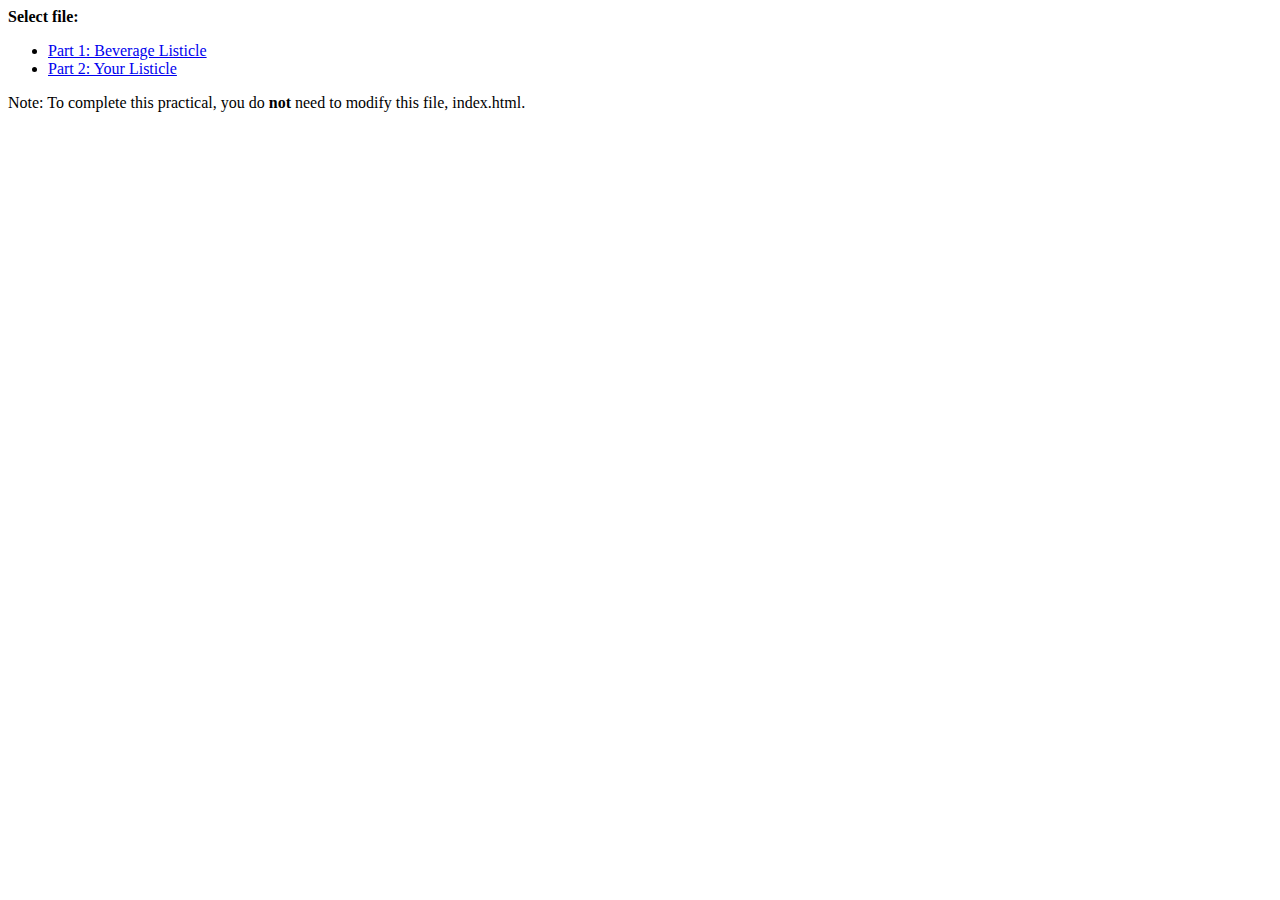
<file: Practical2/index.html>
<!DOCTYPE html>
<html>
  <head>
    <meta charset="utf-8">
    <title>CS402: Practical 2</title>
  </head>
  <body>
    <strong>Select file:</strong>
    <ul>
      <li><a href="listicle.html">Part 1: Beverage Listicle</a></li>
      <li><a href="my-list.html">Part 2: Your Listicle</a></li>
    </ul>
    <p>
      Note: To complete this practical, you do <strong>not</strong> need to modify this file, index.html.
    </p>
  </body>
</html>
</file>
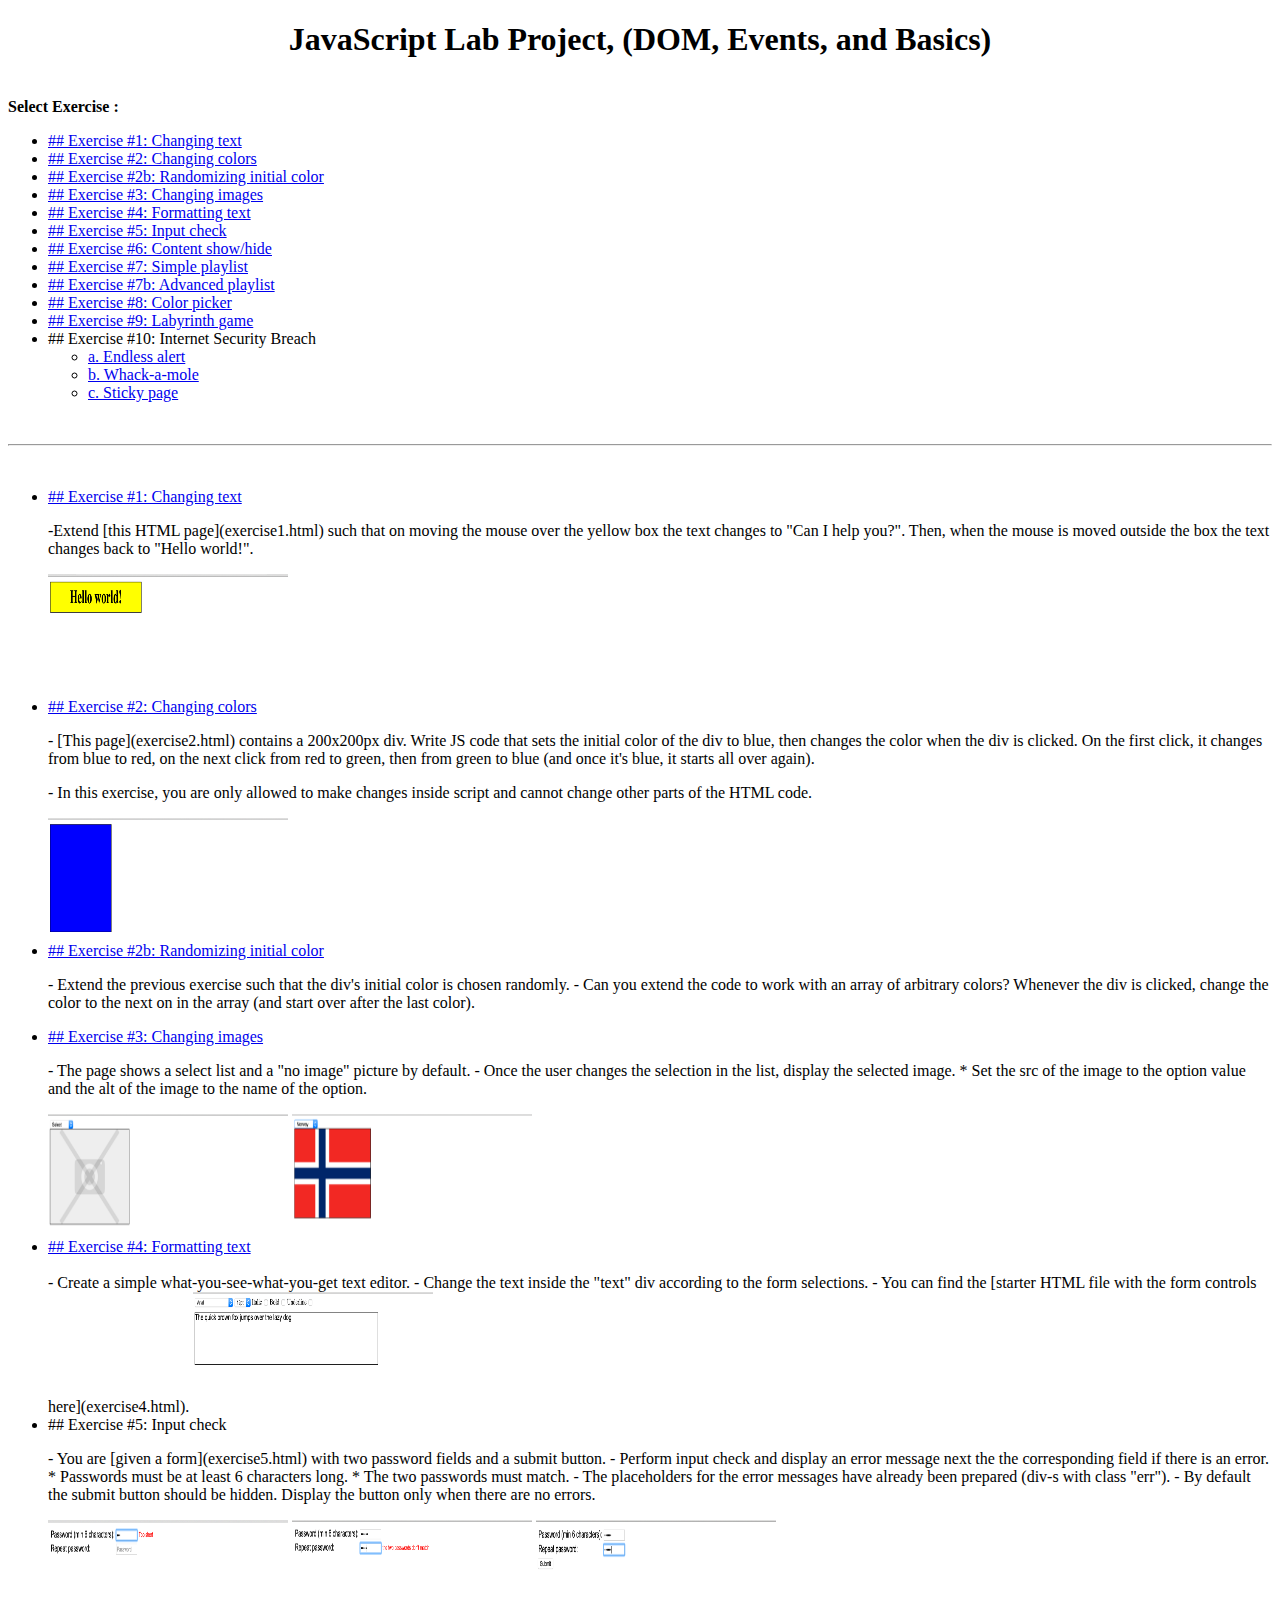
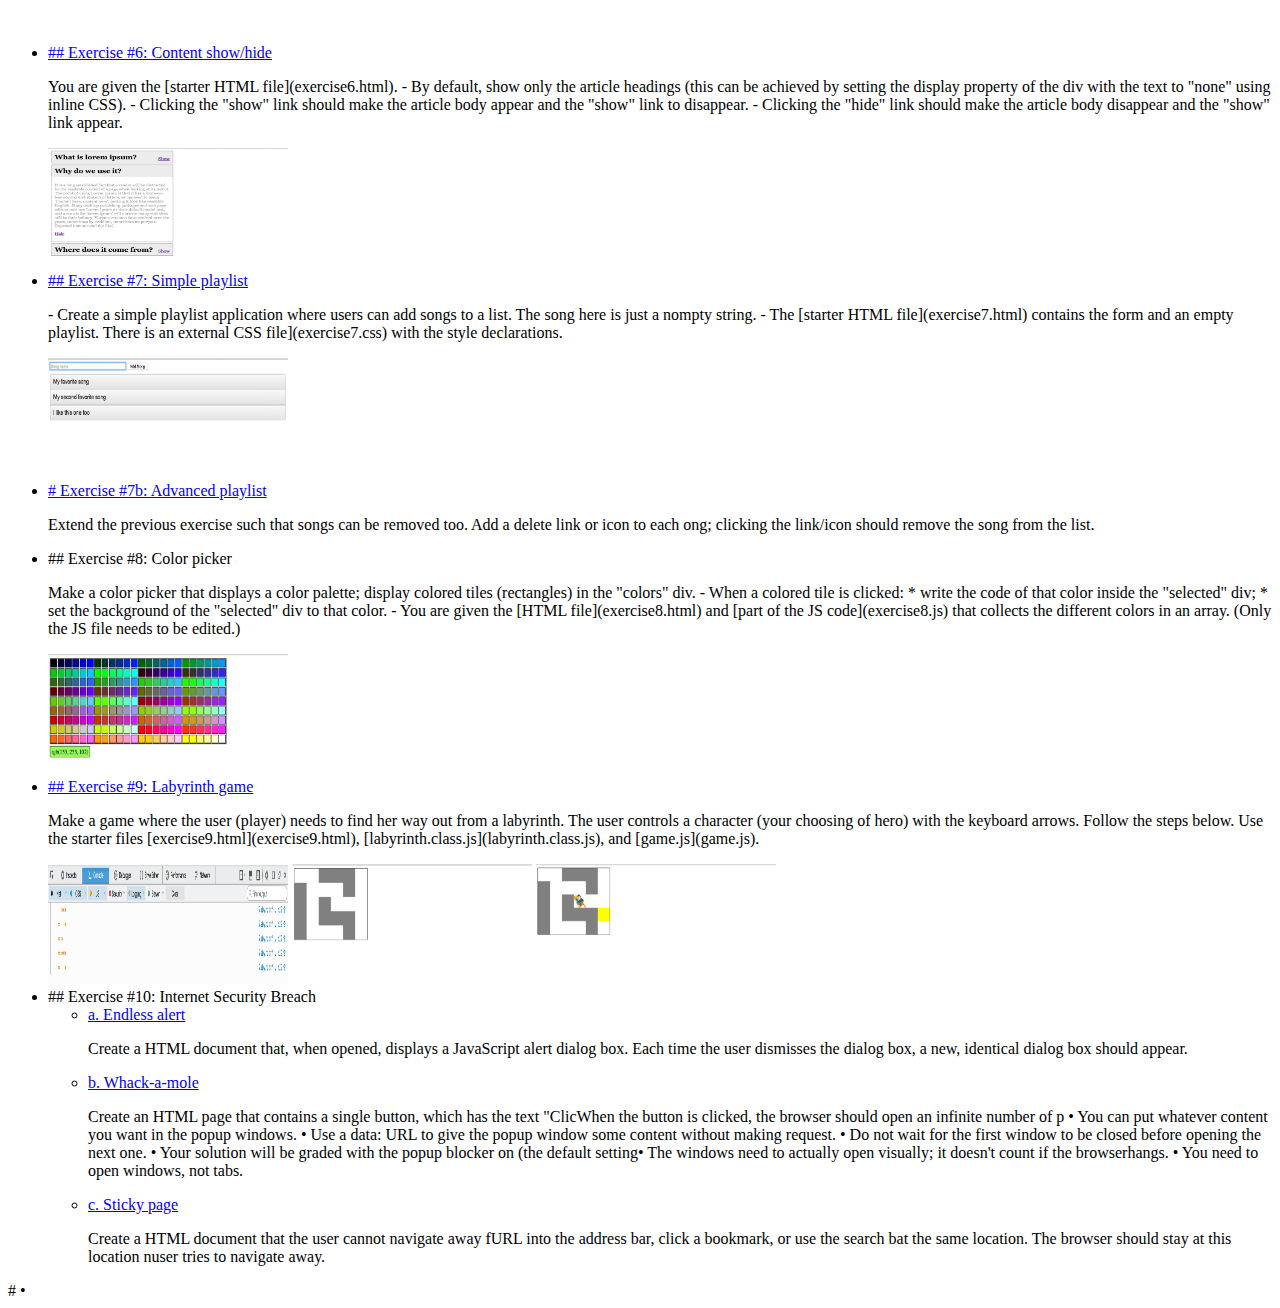
<file: Practical4/index.html>
<!DOCTYPE html>
<html>
  <head>
    <meta charset="utf-8">
    <title>CS402: Practical 4</title>
  </head>
  <body>
    <center><h1>JavaScript Lab Project, (DOM, Events, and Basics) </h1></center>
    <br>
    <strong>Select Exercise : </strong>
    <br>
    
    <ul>
        <li><a href =" exercise1.html"> ## Exercise #1: Changing text  </a>

        </li>
        <li><a href =" exercise2.html"> ## Exercise #2: Changing colors</a>  


        </li>
        <li><a href =" exercise2b.html">## Exercise #2b: Randomizing initial color</a> </li>
        <li><a href =" exercise3.html"> ## Exercise #3: Changing images</a> </li>
        <li><a href =" exercise4.html"> ## Exercise #4: Formatting text</a>  </li>
        <li><a href =" exercise5.html"> ## Exercise #5: Input check</a>   </li>
        <li><a href =" exercise6.html"> ## Exercise #6: Content show/hide</a>  </li>
        <li><a href =" exercise7.html"> ## Exercise #7: Simple playlist</a>   </li>
        <li><a href =" exercise7b.html">## Exercise #7b: Advanced playlist</a>  </li>
        <li><a href =" exercise8.html"> ## Exercise #8: Color picker</a>   </li>
        <li><a href =" exercise9.html"> ## Exercise #9: Labyrinth game</a>   </li>
        <li>## Exercise #10: Internet Security Breach </li>
        <ul>
            <li><a href =" exercise10/Endless Alert/alert_page.html"> a. Endless alert </a>  </li>
            <li><a href =" exercise10/Whack-a-mole/Whack-a-mole.html"> b. Whack-a-mole </a>  </li>
            <li><a href =" exercise10/Sticky Page/sticky_page.html"> c. Sticky page    </a>  </li>

        </ul>
    </ul>

    <br>
    <hr>
    <br>

    <ul>
        <li><a href =" exercise1.html"> ## Exercise #1: Changing text </a>
            <p>
                -Extend [this HTML page](exercise1.html) such that on moving the mouse over the yellow box the
                text changes to "Can I help you?". Then, when the mouse is moved outside the box the text changes
                back to "Hello world!".
            </p>
            <img src = "images/exercise1.png" style="height: 120px; width: 240px;">

        </li>

        <li><a href =" exercise2.html"> ## Exercise #2: Changing colors </a>
        
            <p>
                - [This page](exercise2.html) contains a 200x200px div. Write JS code that sets the initial color of
                the div to blue, then changes the color when the div is clicked. On the first click, it changes from blue
                to red, on the next click from red to green, then from green to blue (and once it's blue, it starts all over
                again).
                
            </p>
            <p>
                 - In this exercise, you are only allowed to make changes inside script and cannot
                   change other parts of the HTML code.
            </p>
            <img src = "images/exercise2.png" style="height: 120px; width: 240px;">
        
        </li>
        <li><a href =" exercise2b.html">## Exercise #2b: Randomizing initial color </a>
            <p>
                - Extend the previous exercise such that the div's initial color is chosen randomly.
                - Can you extend the code to work with an array of arbitrary colors? Whenever the div is clicked,
              change the color to the next on in the array (and start over after the last color).

            </p>
        
        </li>
        <li><a href =" exercise3.html"> ## Exercise #3: Changing images </a>
            <p>
                - The page shows a select list and a "no image" picture by default.
                - Once the user changes the selection in the list, display the selected image.
                  * Set the src of the image to the option value and the alt of the image to the name of the option.
            </p>
            <img src = "images/exercise3.png" style="height: 120px; width: 240px;">
            <img src = "images/exercise3_2.png" style="height: 120px; width: 240px;">
        
        </li>

        <li><a href =" exercise4.html"> ## Exercise #4: Formatting text </a><br><br>

            - Create a simple what-you-see-what-you-get text editor.
            - Change the text inside the "text" div according to the form selections.
            - You can find the [starter HTML file with the form controls here](exercise4.html).        
            <img src = "images/exercise4.png" style="height: 120px; width: 240px;">
        </li>
        <li><a href =" exercise5.html"></a> ## Exercise #5: Input check </a>

            <p>
                - You are [given a form](exercise5.html) with two password fields and a submit button.
                - Perform input check and display an error message next the the corresponding field if there is an
                error.
                    * Passwords must be at least 6 characters long.
                    * The two passwords must match.
                - The placeholders for the error messages have already been prepared (div-s with class "err").
                - By default the submit button should be hidden. Display the button only when there are no errors.
            </p>
        
            <img src = "images/exercise5_1.png" style="height: 120px; width: 240px;">
            <img src = "images/exercise5_2.png" style="height: 120px; width: 240px;">
            <img src = "images/exercise5_3.png" style="height: 120px; width: 240px;">
        </li>

        <li><a href =" exercise6.html"> ## Exercise #6: Content show/hide </a>
            <p>

                 You are given the [starter HTML file](exercise6.html).
  - By default, show only the article headings (this can be achieved by setting the display property of
the div with the text to "none" using inline CSS).
  - Clicking the "show" link should make the article body appear and the "show" link to disappear.
  - Clicking the "hide" link should make the article body disappear and the "show" link appear.
            </p>
            <img src = "images/exercise6.png" style="height: 120px; width: 240px;">
        </li>
        <li><a href =" exercise7.html"> ## Exercise #7: Simple playlist  </a>
            <p>
                - Create a simple playlist application where users can add songs to a list. The song here is just a nompty string.
- The [starter HTML file](exercise7.html) contains the form and an empty playlist. There is an
external CSS file](exercise7.css) with the style declarations.

            </p>
            <img src = "images/exercise7.png" style="height: 120px; width: 240px;">
        </li>
        <li><a href =" exercise7b.html"> # Exercise #7b: Advanced playlist </a>
            <p>

            Extend the previous exercise such that songs can be removed too. Add a delete link or icon to each
            ong; clicking the link/icon should remove the song from the list.
            

        </p></li>

        <li><a href =" exercise8.html"></a> ## Exercise #8: Color picker </a>
             <p>

                Make a color picker that displays a color palette; display colored tiles (rectangles) in the "colors"
div.
  - When a colored tile is clicked:
    * write the code of that color inside the "selected" div;
    * set the background of the "selected" div to that color.
  - You are given the [HTML file](exercise8.html) and [part of the JS code](exercise8.js) that collects
the different colors in an array. (Only the JS file needs to be edited.)

             </p>
            <img src = "images/exercise8.png" style="height: 120px; width: 240px;">
        </li>
        <li><a href =" exercise9.html"> ## Exercise #9: Labyrinth game  </a>
            <p>
                Make a game where the user (player) needs to find her way out from a labyrinth. The user controls a
                character (your choosing of hero) with the keyboard arrows. Follow the steps below. Use the starter
                files [exercise9.html](exercise9.html), [labyrinth.class.js](labyrinth.class.js), and [game.js](game.js).
            </p>
        
            <img src = "images/exercise9_1.png" style="height: 120px; width: 240px;">
            <img src = "images/exercise9_2.png" style="height: 120px; width: 240px;">
            <img src = "images/exercise9_3.png" style="height: 120px; width: 240px;">
        </li>
        <li>## Exercise #10: Internet Security Breach </li>
        <ul>
            <li><a href =" exercise10/Endless Alert/alert_page.html"> a. Endless alert </a>
            
            <p>
                Create a HTML document that, when opened, displays a JavaScript alert dialog box. Each time the user dismisses the dialog box, a new, identical dialog box should appear.
            </p>
            
            </li>
            <li><a href =" exercise10/Whack-a-mole/Whack-a-mole.html"> b. Whack-a-mole </a>
            <p>
                Create an HTML page that contains a single button, which has the text "ClicWhen the button is clicked, the browser should open an infinite number of p • You can put whatever content you want in the popup windows.
                • Use a data: URL to give the popup window some content without making request.
                • Do not wait for the first window to be closed before opening the next one.
                • Your solution will be graded with the popup blocker on (the default setting• The windows need to actually open visually; it doesn't count if the browserhangs.
                • You need to open windows, not tabs.
 
            </p>
            
            
            </li>
            <li><a href =" exercise10/Sticky Page/sticky_page.html"> c. Sticky page   </a>
            
            <p>
                Create a HTML document that the user cannot navigate away fURL into the address bar, click a bookmark, or use the search bat the same location. The browser should stay at this location nuser tries to navigate away.

            </p>
            
            </li>

        </ul>
    </ul>

    
   

  </body>
</html>



<body>

    # 
• <This is an individual project.
 


 
![Exercise1](images/exercise1.png)
 

 
## Exercise #2b: Randomizing initial color 

 
 
## Exercise #3: Changing images 

 

![Exercise3](images/exercise3.png)
![Exercise3/2](images/exercise3_2.png)
 
## Exercise #4: Formatting text 

 

![Exercise4](images/exercise4.png)
 
## Exercise #5: Input check 

  
 
</body>

</html>
</file>
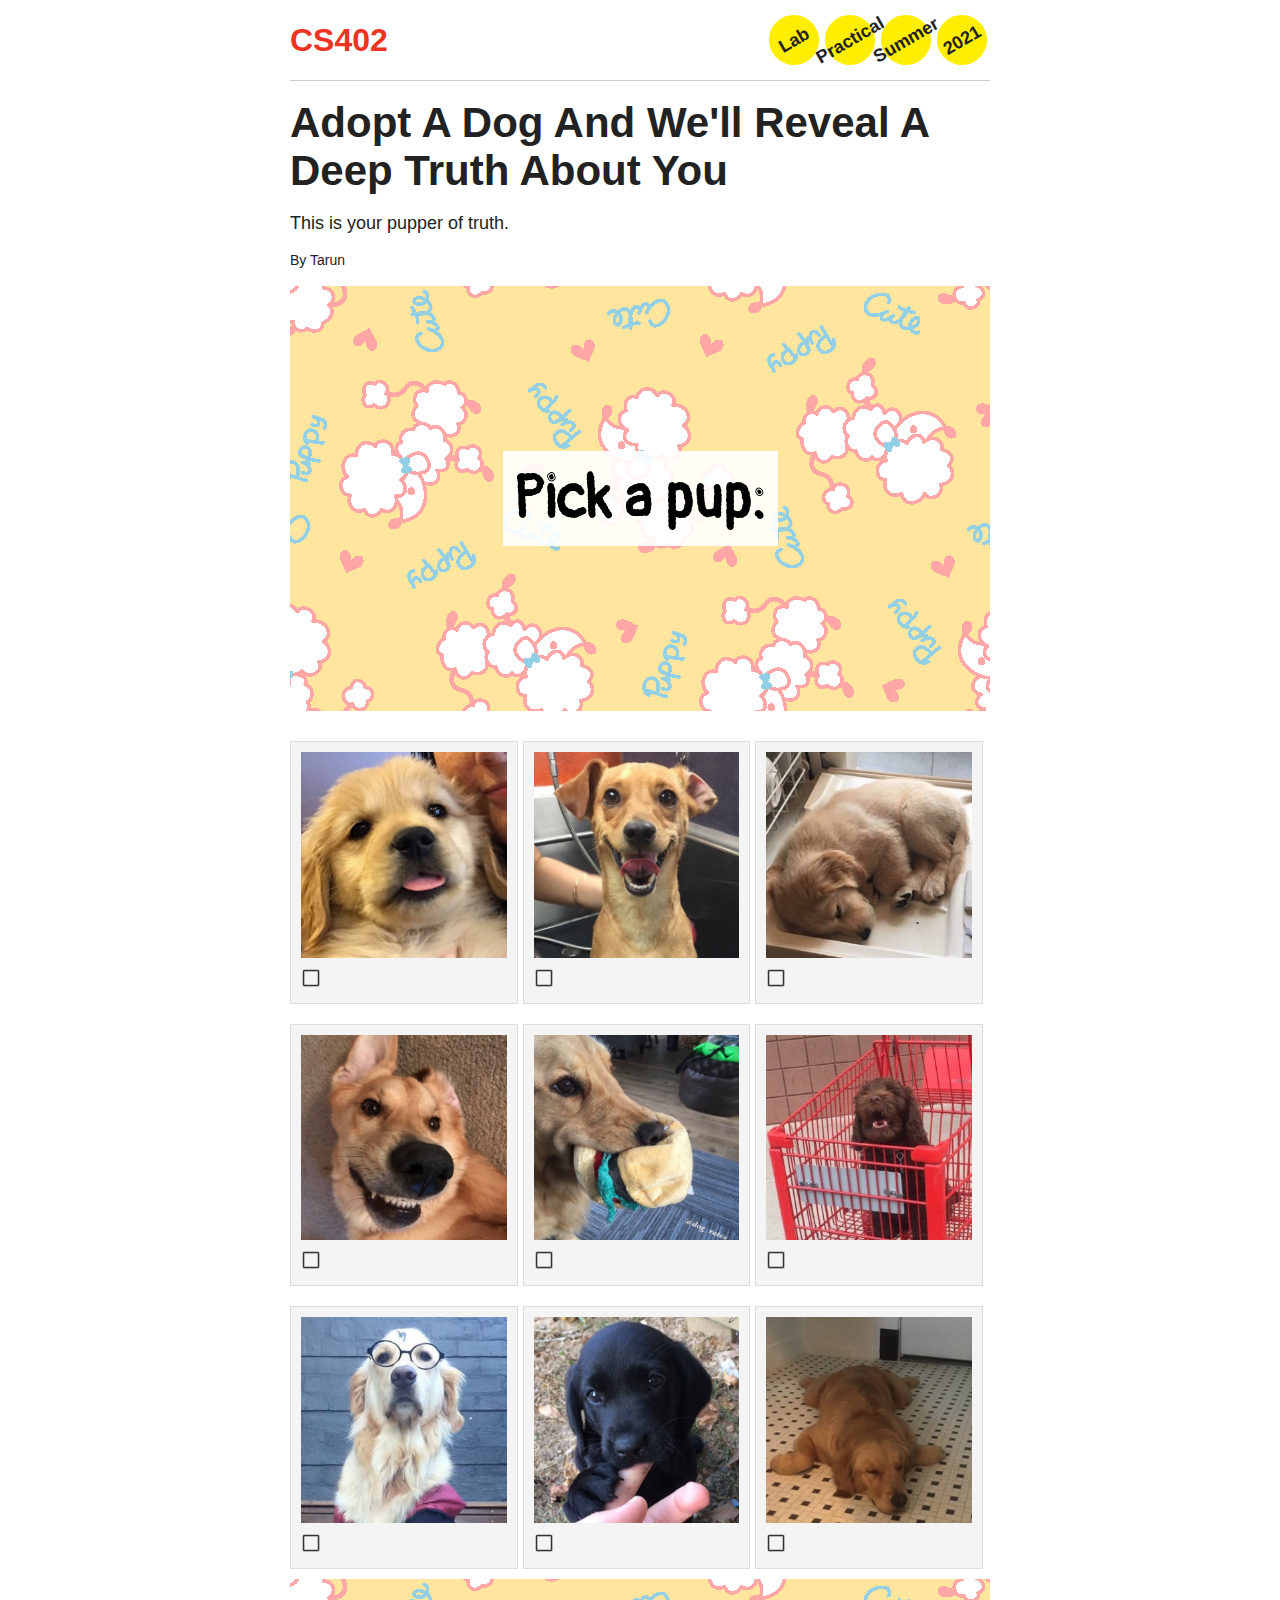
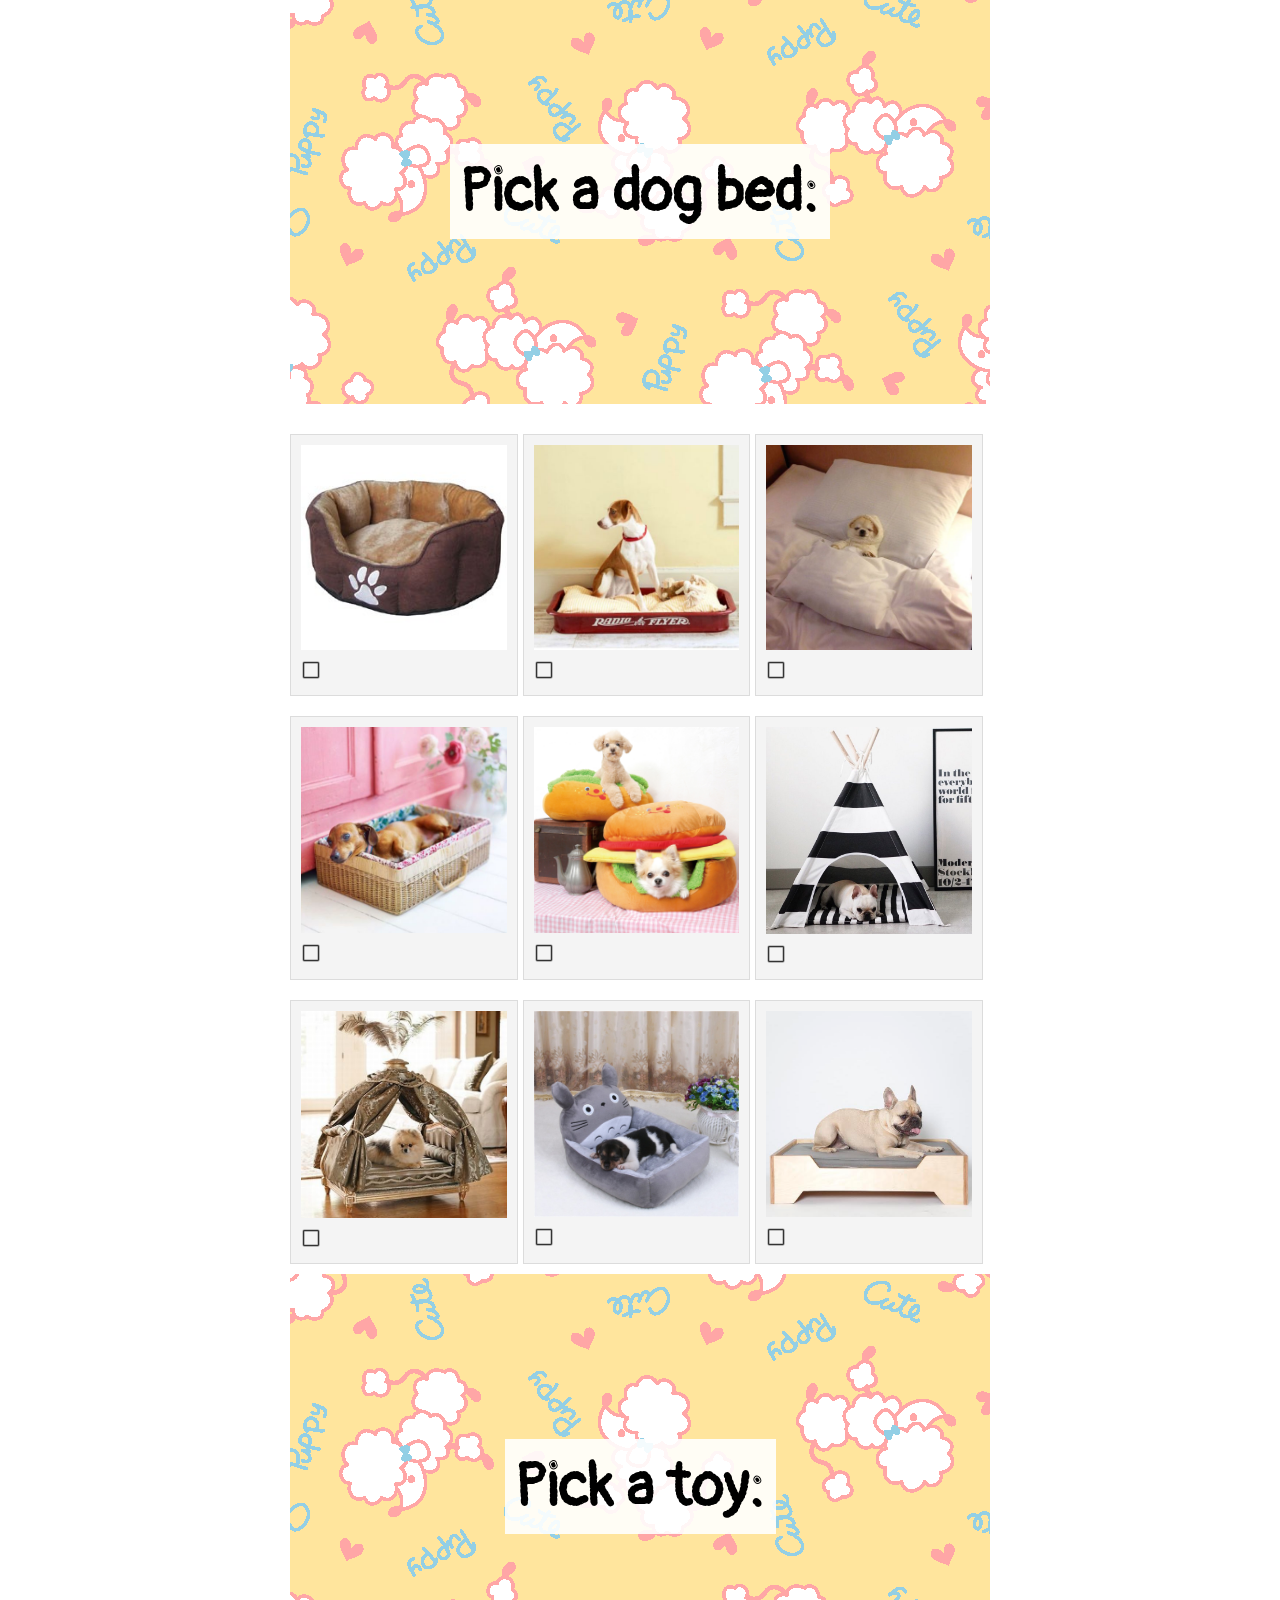
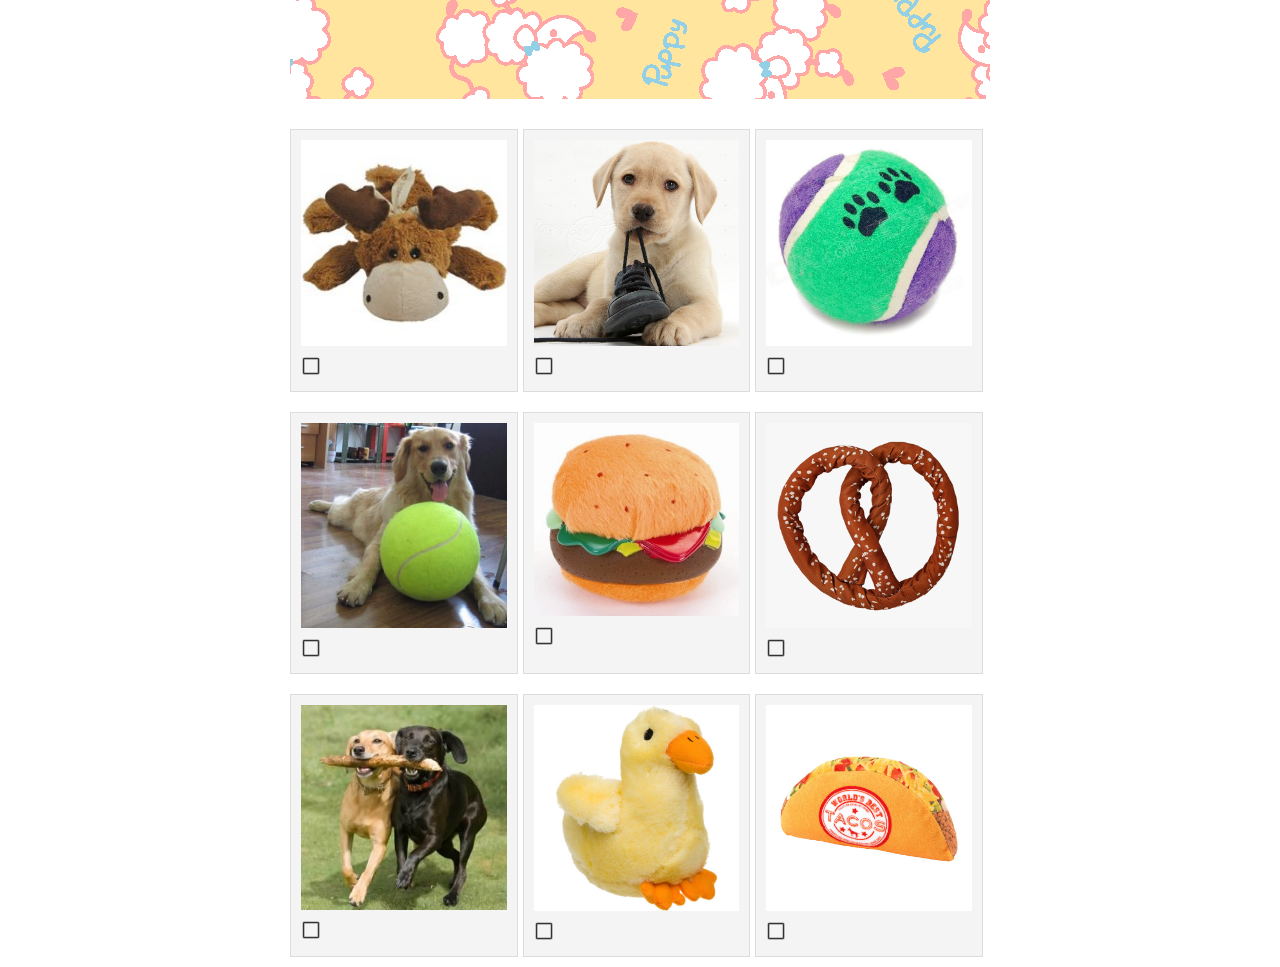
<file: Practical6/index.html>
<!DOCTYPE html>
<html>

  <!--Lab Practical 6, CS402
      Summer 2021
      
  -->

  <head>
    <meta charset="utf-8">
    <meta name="viewport" content="width=device-width, initial-scale=1.0">
    <title>Adopt A Dog And We'll Reveal A Deep Truth About You</title>
    <link rel="icon" type="image/png" href="images/favicon-32x32.png" sizes="32x32" />
    <link rel="icon" type="image/png" href="images/favicon-16x16.png" sizes="16x16" />
    <link href="https://fonts.googleapis.com/css?family=Pangolin:400,700|Proxima+Nova" rel="stylesheet" type="text/css">
    <link rel="stylesheet" href="provided-style.css"/>
    <link rel="stylesheet" href="style.css"/>
    <script src="constants.js" defer="true"></script>
    <script src="script.js" defer="true"></script>
  </head>

  <body>
    <article>
      <header>
          <h1>CS402</h1>
          <div>
            <span>Lab</span>
            <span>Practical</span>
            <span>Summer</span>
            <span>2021</span>
          </div>
      </header>
      <h1>Adopt A Dog And We'll Reveal A Deep Truth About You</h1>
      <p>This is your pupper of truth.</p>
      <p id="author">
        By Tarun
      </p>

      <section class="question-name">
        <h1>Pick a pup:</h1>
      </section>

      <section class="choice-grid">
        <div data-choice-id="blep" data-question-id="one">
          <img src="images/blepdog.jpg"/>
          <img class="checkbox" src="images/unchecked.png"/>
        </div>

        <div data-choice-id="happy" data-question-id="one">
          <img src="./images/happydog.jpg"/>
          <img class="checkbox" src="images/unchecked.png"/>
        </div>

        <div data-choice-id="sleeping" data-question-id="one">
          <img src="./images/sleepingdog.jpg"/>
          <img class="checkbox" src="images/unchecked.png"/>
        </div>

        <div data-choice-id="dopey" data-question-id="one">
          <img src="./images/dopeydog.jpg"/>
          <img class="checkbox" src="images/unchecked.png"/>
        </div>

        <div data-choice-id="burger" data-question-id="one">
          <img src="./images/burgerdog.jpg"/>
          <img class="checkbox" src="images/unchecked.png"/>
        </div>

        <div data-choice-id="cart" data-question-id="one">
          <img src="./images/cartdog.jpg"/>
          <img class="checkbox" src="images/unchecked.png"/>
        </div>

        <div data-choice-id="nerd" data-question-id="one">
          <img src="./images/nerddog.jpg"/>
          <img class="checkbox" src="images/unchecked.png"/>
        </div>

        <div data-choice-id="shy" data-question-id="one">
          <img src="./images/shydog.jpg"/>
          <img class="checkbox" src="images/unchecked.png"/>
        </div>

        <div data-choice-id="sleepy" data-question-id="one">
          <img src="./images/sleepydog.jpg"/>
          <img class="checkbox" src="images/unchecked.png"/>
        </div>
      </section>

      <section class="question-name">
        <h1>Pick a dog bed:</h1>
      </section>

      <section class="choice-grid">
        <div data-choice-id="blep" data-question-id="two">
          <img src="images/blepbed.jpg"/>
          <img class="checkbox" src="images/unchecked.png"/>
        </div>

        <div data-choice-id="happy" data-question-id="two">
          <img src="./images/happybed.jpg"/>
          <img class="checkbox" src="images/unchecked.png"/>
        </div>

        <div data-choice-id="sleeping" data-question-id="two">
          <img src="./images/sleepingbed.jpg"/>
          <img class="checkbox" src="images/unchecked.png"/>
        </div>

        <div data-choice-id="dopey" data-question-id="two">
          <img src="./images/dopeybed.jpg"/>
          <img class="checkbox" src="images/unchecked.png"/>
        </div>

        <div data-choice-id="burger" data-question-id="two">
          <img src="./images/burgerbed.jpg"/>
          <img class="checkbox" src="images/unchecked.png"/>
        </div>

        <div data-choice-id="cart" data-question-id="two">
          <img src="./images/cartbed.jpg"/>
          <img class="checkbox" src="images/unchecked.png"/>
        </div>

        <div data-choice-id="nerd" data-question-id="two">
          <img src="./images/nerdbed.jpg"/>
          <img class="checkbox" src="images/unchecked.png"/>
        </div>

        <div data-choice-id="shy" data-question-id="two">
          <img src="./images/shybed.jpg"/>
          <img class="checkbox" src="images/unchecked.png"/>
        </div>

        <div data-choice-id="sleepy" data-question-id="two">
          <img src="./images/sleepybed.jpg"/>
          <img class="checkbox" src="images/unchecked.png"/>
        </div>
      </section>

      <section class="question-name">
        <h1>Pick a toy:</h1>
      </section>

      <section class="choice-grid">
        <div data-choice-id="blep" data-question-id="three">
          <img src="images/bleptoy.jpg"/>
          <img class="checkbox" src="images/unchecked.png"/>
        </div>

        <div data-choice-id="happy" data-question-id="three">
          <img src="./images/happytoy.jpg"/>
          <img class="checkbox" src="images/unchecked.png"/>
        </div>

        <div data-choice-id="sleeping" data-question-id="three">
          <img src="./images/sleepingtoy.jpg"/>
          <img class="checkbox" src="images/unchecked.png"/>
        </div>

        <div data-choice-id="dopey" data-question-id="three">
          <img src="./images/dopeytoy.jpg"/>
          <img class="checkbox" src="images/unchecked.png"/>
        </div>

        <div data-choice-id="burger" data-question-id="three">
          <img src="./images/burgertoy.jpg"/>
          <img class="checkbox" src="images/unchecked.png"/>
        </div>

        <div data-choice-id="cart" data-question-id="three">
          <img src="./images/carttoy.jpg"/>
          <img class="checkbox" src="images/unchecked.png"/>
        </div>

        <div data-choice-id="nerd" data-question-id="three">
          <img src="./images/nerdtoy.jpg"/>
          <img class="checkbox" src="images/unchecked.png"/>
        </div>

        <div data-choice-id="shy" data-question-id="three">
          <img src="./images/shytoy.jpg"/>
          <img class="checkbox" src="images/unchecked.png"/>
        </div>

        <div data-choice-id="sleepy" data-question-id="three">
          <img src="./images/sleepytoy.jpg"/>
          <img class="checkbox" src="images/unchecked.png"/>
        </div>
      </section>
      <section class="result">
        <h2 id="result-title"></h2>
        <p id="result-contents"></p>
        <button id="restart-quiz"><h3>Restart quiz</h3></button>
      </section>

    </article>
  </body>
</html>
</file>
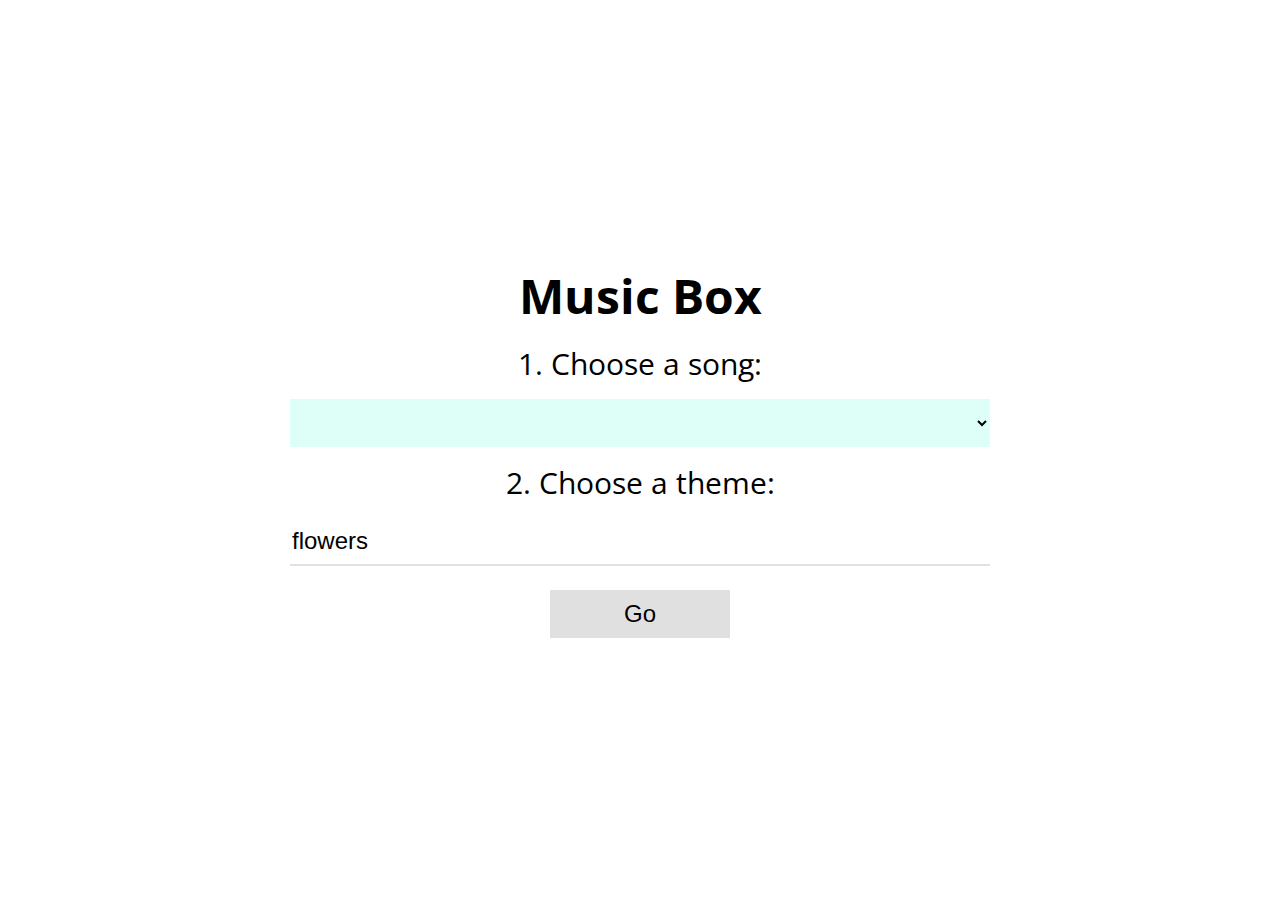
<file: Practical7/index.html>
<!DOCTYPE html>
<html>

<head>
  <meta charset="utf-8">
  <meta name="viewport" content="width=device-width, initial-scale=1, user-scalable=no">
  <title>CS193X Music Box</title>
  <link href="https://fonts.googleapis.com/css?family=Open+Sans" rel="stylesheet">
  <link rel="stylesheet" href="style.css" />
  <link rel="stylesheet" href="musicbox-style.css" />
  <link rel="icon" type="image/png" href="images/favicon-32x32.png" sizes="32x32" />
  <link rel="icon" type="image/png" href="images/favicon-16x16.png" sizes="16x16" />
  <script src="./lib/dancer.min.js"></script>
  <script src="./lib/fetch.js"></script>
  <script src="audio-player.js" defer></script>

  <!-- TODO(you): Add any additional scripts here! -->
  <script src="menu-screen.js" defer></script>
  <script src="play-button.js" defer></script>
  <script src="gif-display.js" defer></script>
  <script src="music-screen.js" defer></script>
  <script src="app.js" defer></script>
  <script src="script.js" defer></script>
</head>

<body>

  <div id="menu">
    <h1>Music Box</h1>
    <fieldset>
      <form>
        <h2>1. Choose a song:</h2>
        <select id="song-selector"></select>

        <h2>2. Choose a theme:</h2>
        <input type="text" id="query-input" placeholder="Enter a word or phrase" />
        <div id="error" class="inactive">Not enough gifs for this theme. Please try another.</div>

        <input type="submit" value="Go" />
      </form>
    </fieldset>
  </div>
  <div id="audio-player" class="inactive">
    <div class="container">
      <div class="gif first show"></div>
      <div class="gif second"></div>
    </div>
    <footer class="footer">
      <div class="button pause"></div>
    </footer>
  </div>

</body>

</html>
</file>
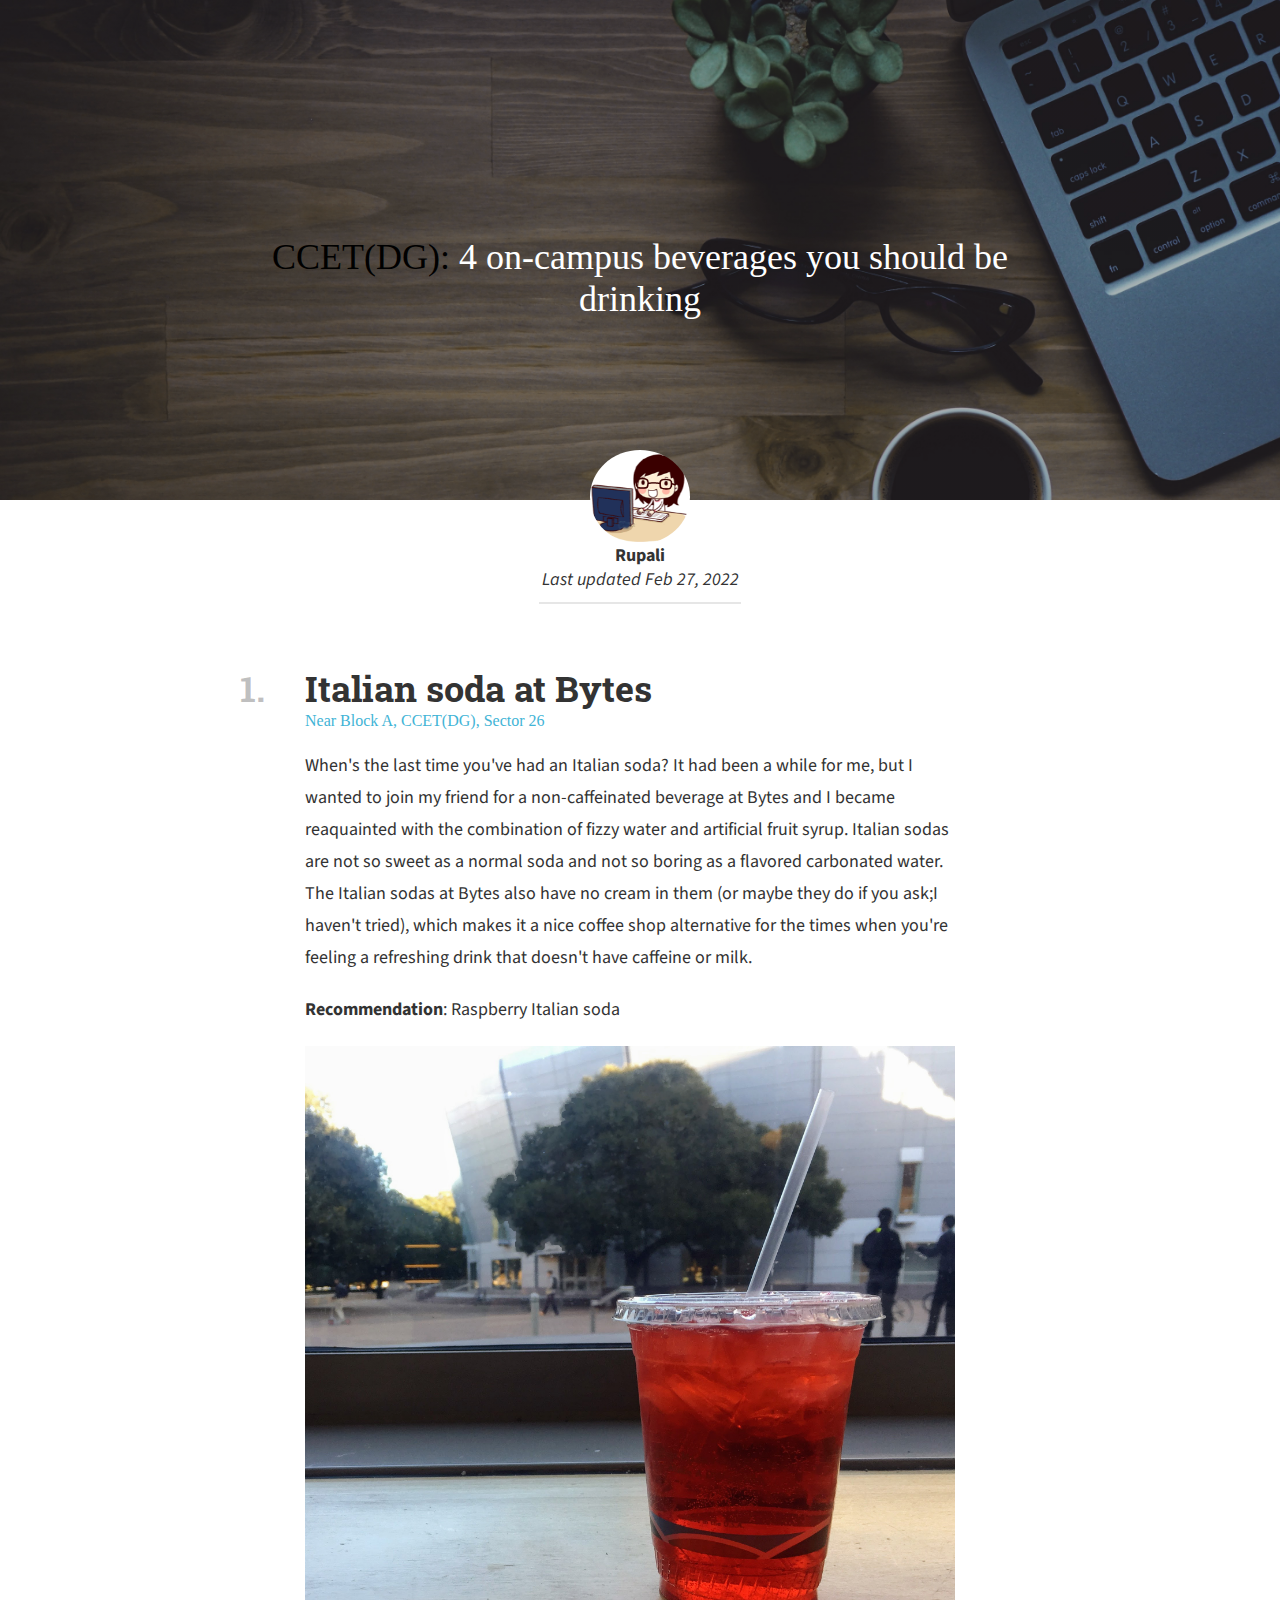
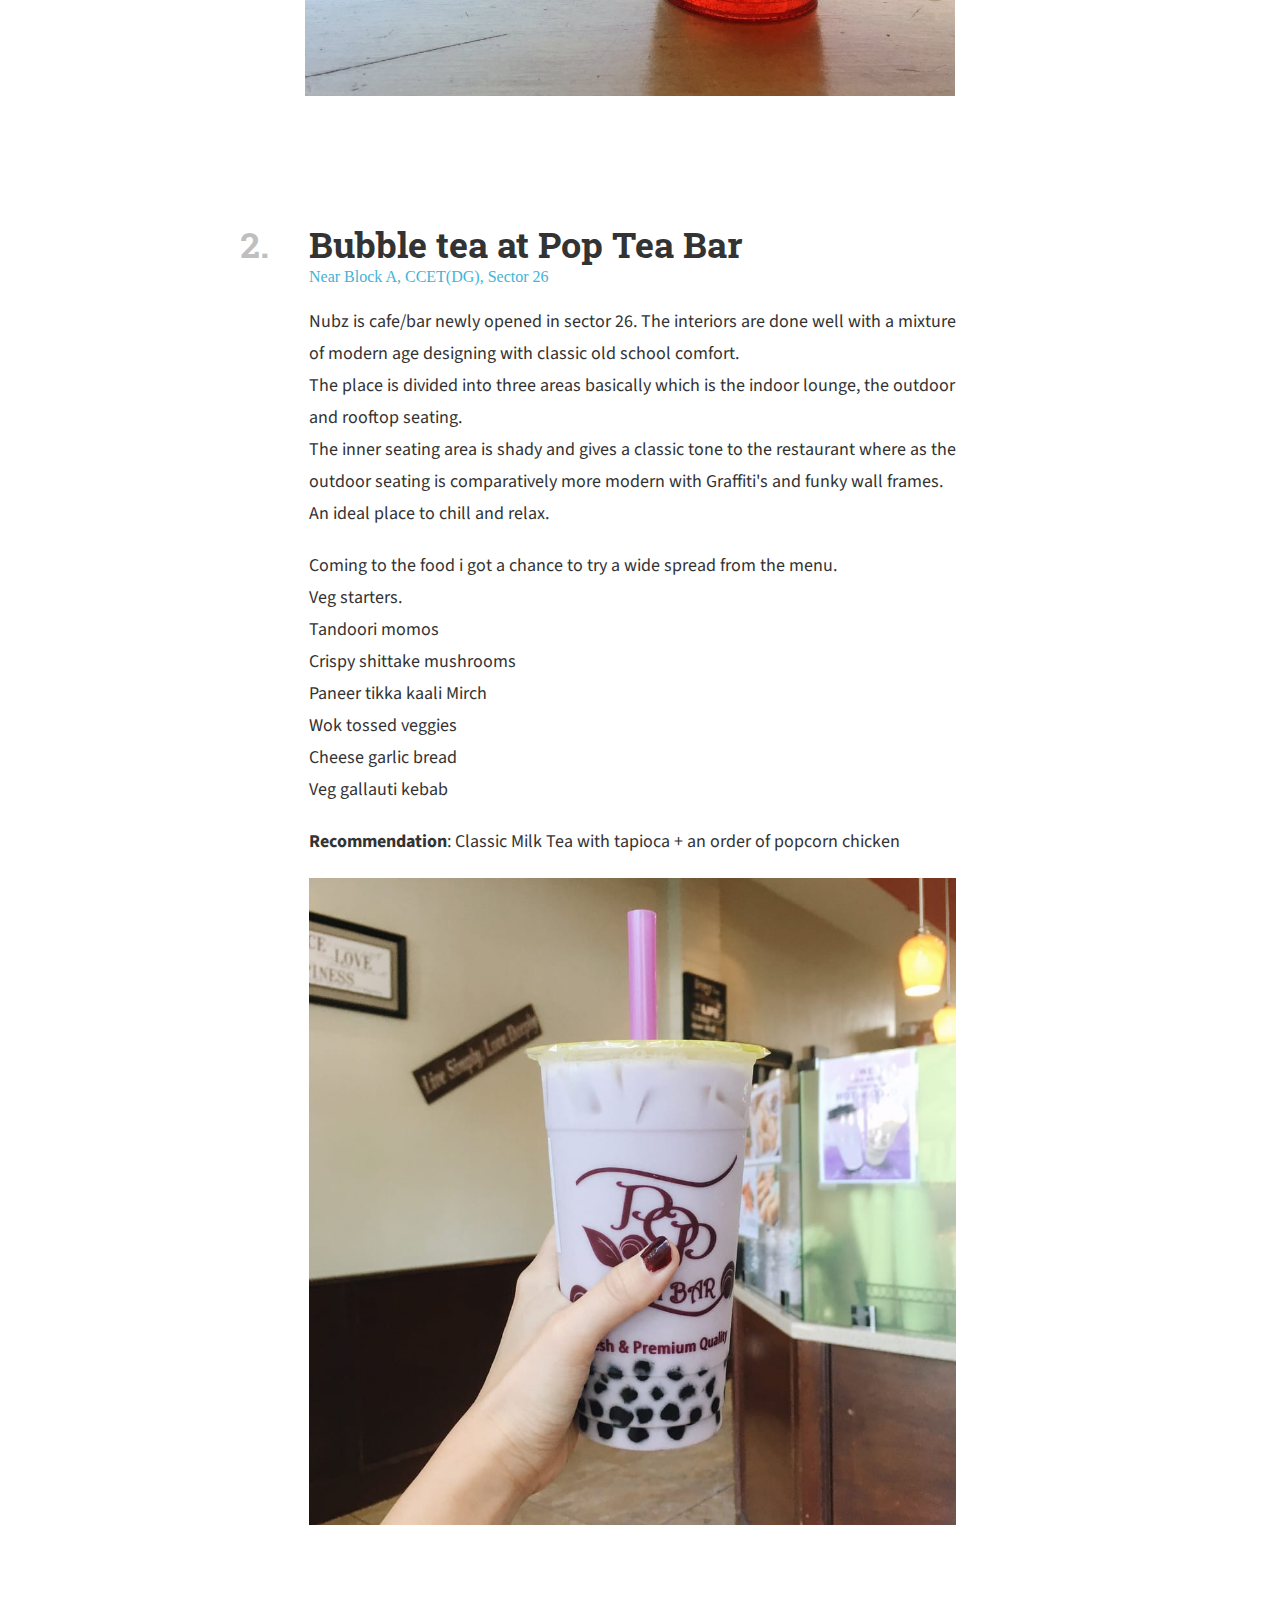
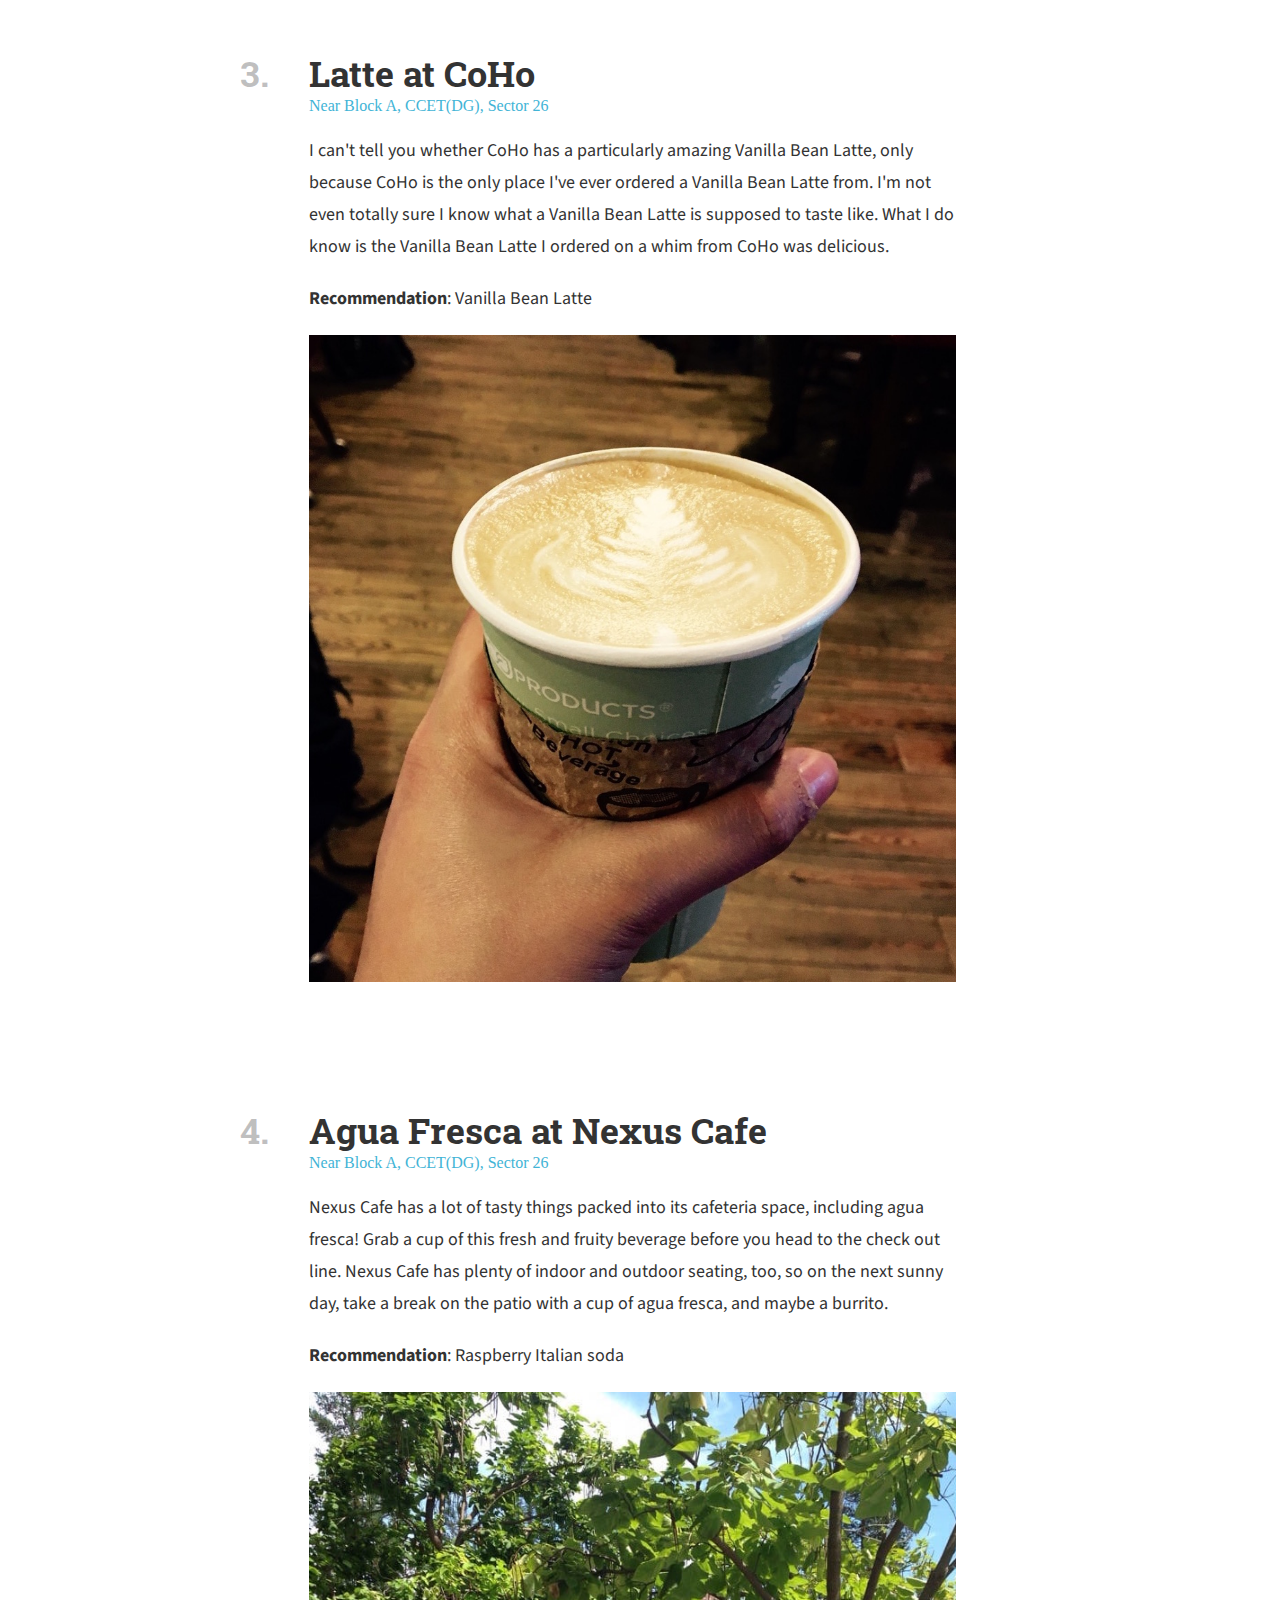
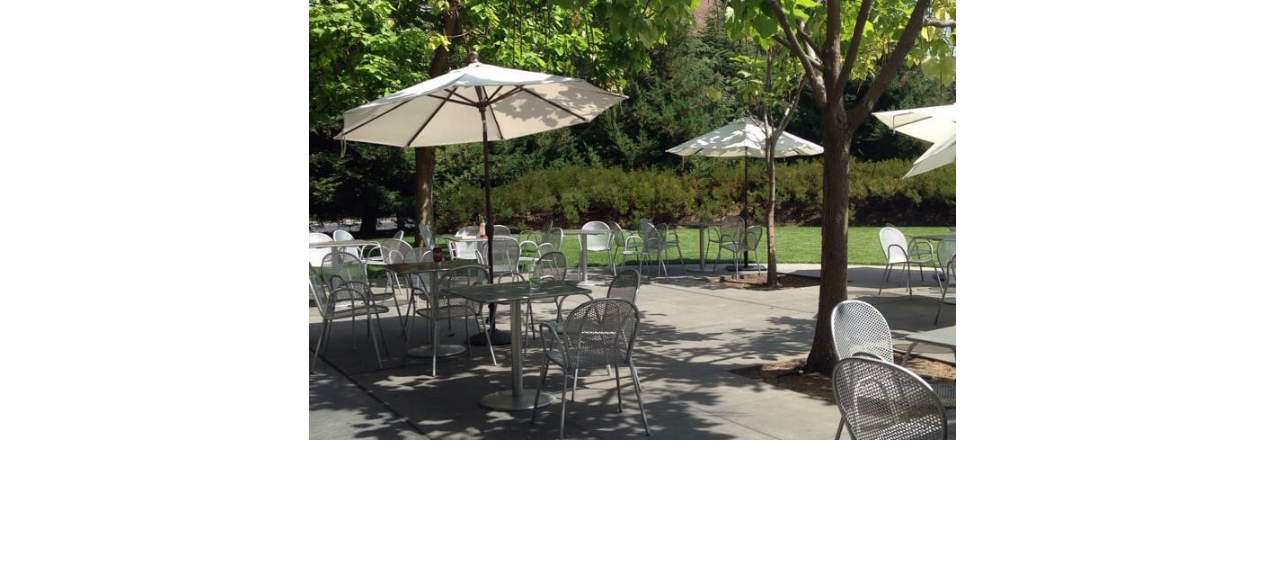
<file: Practical2/listicle.html>
<!DOCTYPE html>
<html>
    <head>
        <meta charset = "utf-8">
        <title>4 on-campus beverages you should be drinking </title>
        <link rel="icon" type="image/png" href="images/favicon-32x32.png" sizes="32x32" />
        <link rel="icon" type="image/png" href="images/favicon-16x16.png" sizes="16x16" />
        <link href="https://fonts.googleapis.com/css?family=Source+Sans+Pro|Roboto+Slab" rel="stylesheet">
        <link rel="stylesheet" href="listicle.css">    
    </head>
    <body>
        <header>
            <div id="heading">
                <p> CCET(DG): <span>4 on-campus beverages you should be drinking</span></p>
            </div>
            <img id="author-pic" src="images/vrk.png">
            <div id = "profile">
                <div id="author">Rupali</div>
                <div id="date">Last updated Feb 27, 2022</div><hr>
            </div>
        </header>
        <section>
        <div id = "Listicle">
            <div id="flex-container">
                <div class="ListNumber">1.</div>
                <div id="Flex-Content">
                  <div class="List-Heading">Italian soda at Bytes</div>
                  <a href="https://www.google.com/maps/place/Chandigarh+College+Of+Engineering+and+Technology+Degree+Wing/@30.727671,76.809094,17z/data=!4m5!3m4!1s0x0:0x491b3277baba3581!8m2!3d30.7276524!4d76.8088854?hl=en-US">
                  Near Block A, CCET(DG), Sector 26
                  </a>
                  <div class="space_20px"></div>
                  <div class="List-Body">
                    When's the last time you've had an Italian soda? It had been a while for me, but I wanted to join my friend
                    for a non-caffeinated beverage at Bytes and I became reaquainted with the combination of fizzy water and
                    artificial fruit syrup. Italian sodas are not so sweet as a normal soda and not so boring as a flavored
                    carbonated water. The Italian sodas at Bytes also have no cream in them (or maybe they do if you ask;I
                    haven't tried), which makes it a nice coffee shop alternative for the times when you're
                    feeling a refreshing drink that doesn't have caffeine or milk.
                    <div class="space_20px"></div>
                    <strong>Recommendation</strong>: Raspberry Italian soda      
                  </div>
                  <div class="space_20px"></div>
                  <img src="./images/italian-soda.jpg">
                  <div class="space_120px"></div>
                </div>
            </div>
        <!------------------------------------------------------------------------------------------------------------>
            <div id="flex-container">
                <div class="ListNumber">2.</div>
                <div id="Flex-Content">
                <div class="List-Heading">Bubble tea at Pop Tea Bar</div>
                <a href="https://www.google.com/maps/place/Chandigarh+College+Of+Engineering+and+Technology+Degree+Wing/@30.727671,76.809094,17z/data=!4m5!3m4!1s0x0:0x491b3277baba3581!8m2!3d30.7276524!4d76.8088854?hl=en-US">
                Near Block A, CCET(DG), Sector 26
                </a>
                <div class="space_20px"></div>
                <div class="List-Body">
                    Nubz is cafe/bar newly opened in sector 26. The interiors are done well with a mixture of modern age designing with classic old school comfort. <br>
                    The place is divided into three areas basically which is the indoor lounge, the outdoor and rooftop seating. <br>
                    The inner seating area is shady and gives a classic tone to the restaurant where as the outdoor seating is comparatively more modern with Graffiti's and funky wall frames. <br>
                    An ideal place to chill and relax.
                    <div class="space_20px"></div>
                    Coming to the food i got a chance to try a wide spread from the menu. <br>
                    Veg starters. <br>
                    Tandoori momos <br>
                    Crispy shittake mushrooms <br>
                    Paneer tikka kaali Mirch <br>
                    Wok tossed veggies <br>
                    Cheese garlic bread <br>
                    Veg gallauti kebab
                    <div class="space_20px"></div>
                    <strong>Recommendation</strong>: Classic Milk Tea with tapioca + an order of popcorn chicken      
                </div>
                <div class="space_20px"></div>
                <img src="./images/boba.jpg">
                <div class="space_120px"></div>
                </div>
            </div>
            <div id="flex-container">
                <div class="ListNumber">3.</div>
                <div id="Flex-Content">
                <div class="List-Heading">Latte at CoHo</div>
                <a href="https://www.google.com/maps/place/Chandigarh+College+Of+Engineering+and+Technology+Degree+Wing/@30.727671,76.809094,17z/data=!4m5!3m4!1s0x0:0x491b3277baba3581!8m2!3d30.7276524!4d76.8088854?hl=en-US">
                Near Block A, CCET(DG), Sector 26
                </a>
                <div class="space_20px"></div>
                <div class="List-Body">
                    I can't tell you whether CoHo has a particularly amazing Vanilla Bean Latte, only because CoHo is the only place I've ever ordered a Vanilla Bean Latte from. 
                    I'm not even totally sure I know what a Vanilla Bean Latte is supposed to taste like. 
                    What I do know is the Vanilla Bean Latte I ordered on a whim from CoHo was delicious.
                    <div class="space_20px"></div>
                    <strong>Recommendation</strong>: Vanilla Bean Latte     
                </div>
                <div class="space_20px"></div>
                <img src="./images/coho-coffee.jpg">
                <div class="space_120px"></div>
                </div>
            </div>
        <!------------------------------------------------------------------------------------------------------------>
            <div id="flex-container">
                <div class="ListNumber">4.</div>
                <div id="Flex-Content">
                <div class="List-Heading">Agua Fresca at Nexus Cafe</div>
                <a href="https://www.google.com/maps/place/Chandigarh+College+Of+Engineering+and+Technology+Degree+Wing/@30.727671,76.809094,17z/data=!4m5!3m4!1s0x0:0x491b3277baba3581!8m2!3d30.7276524!4d76.8088854?hl=en-US">
                Near Block A, CCET(DG), Sector 26
                </a>
                <div class="space_20px"></div>
                <div class="List-Body">
                    Nexus Cafe has a lot of tasty things packed into its cafeteria space, including agua fresca! 
                    Grab a cup of this fresh and fruity beverage before you head to the check out line. 
                    Nexus Cafe has plenty of indoor and outdoor seating, too, so on the next sunny day, take a break on the patio with a cup of agua fresca, and maybe a burrito.
                    <div class="space_20px"></div>
                    <strong>Recommendation</strong>: Raspberry Italian soda      
                </div>
                <div class="space_20px"></div>
                <img src="./images/nexus-cafe.jpg">
                <div class="space_120px"></div>
                </div>
            </div>
        <!------------------------------------------------------------------------------------------------------------>

        </div>
        </section>
    </body>
</html>
</file>
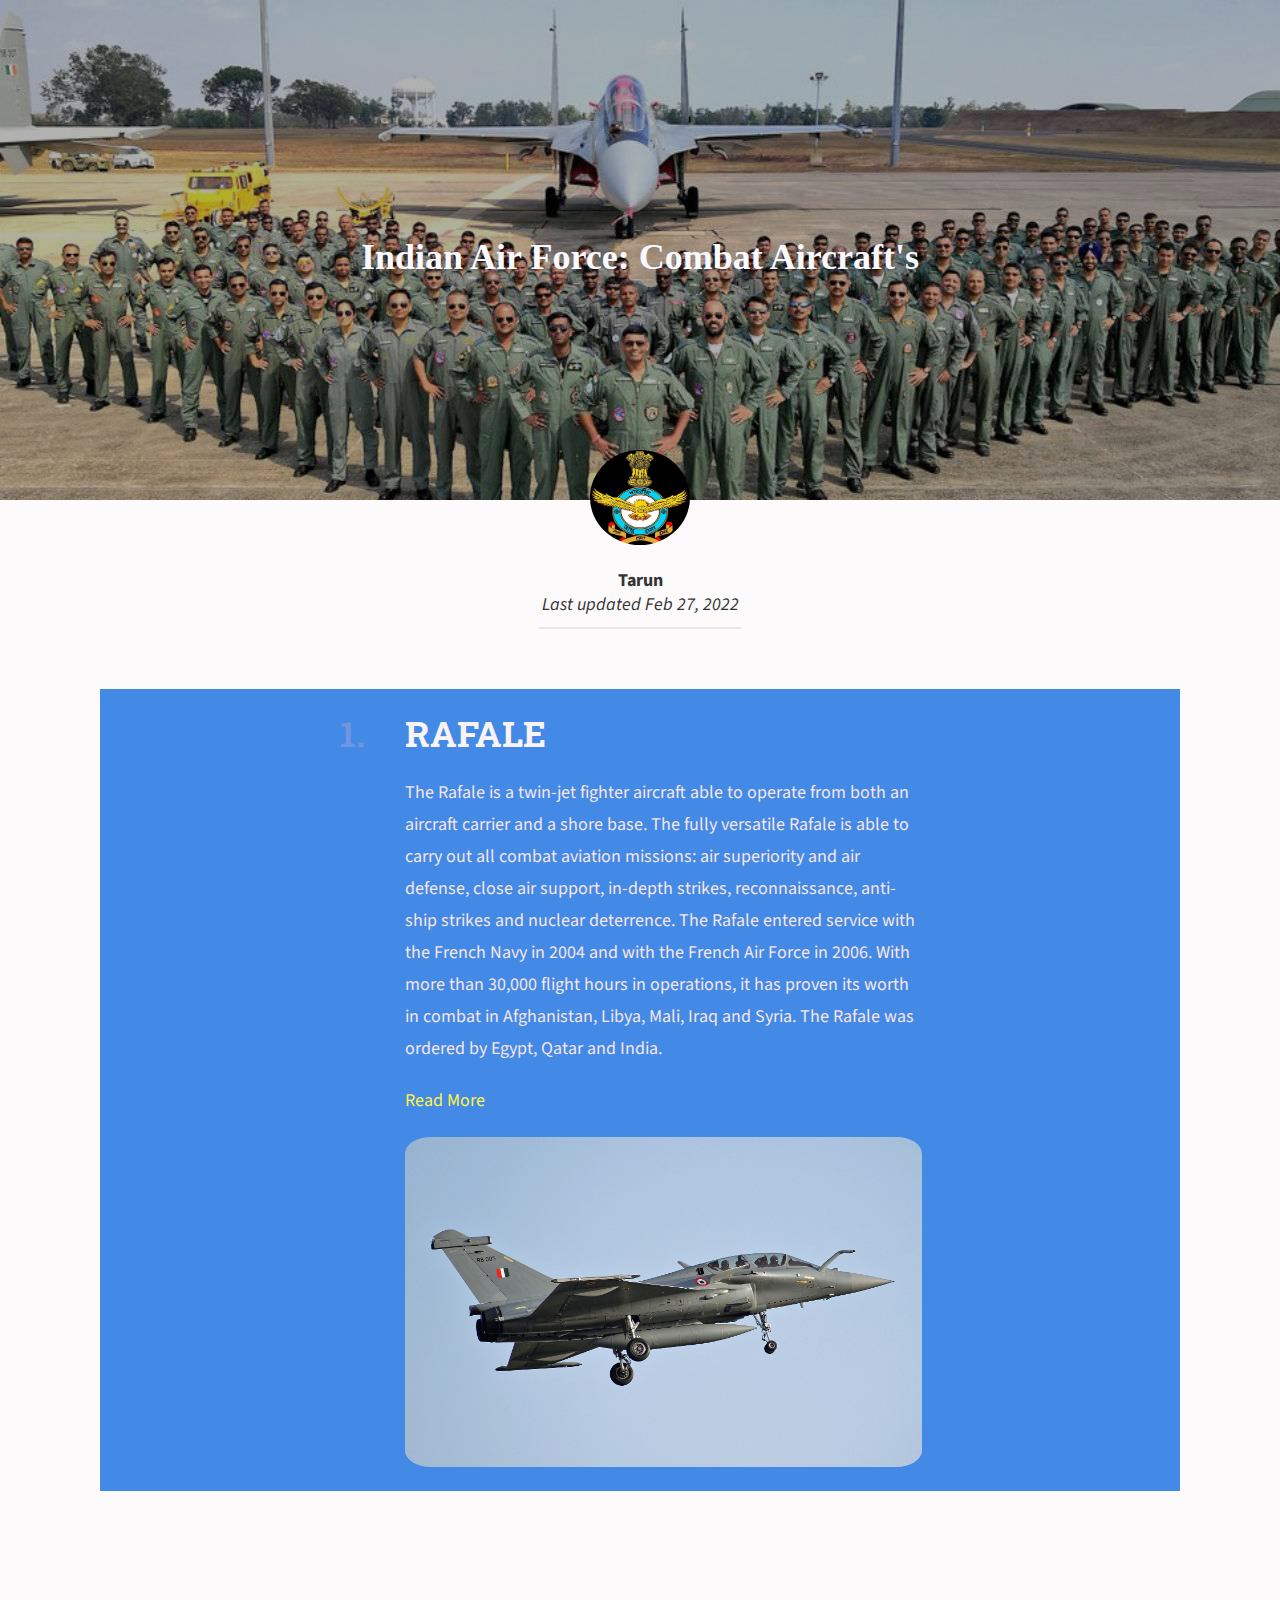
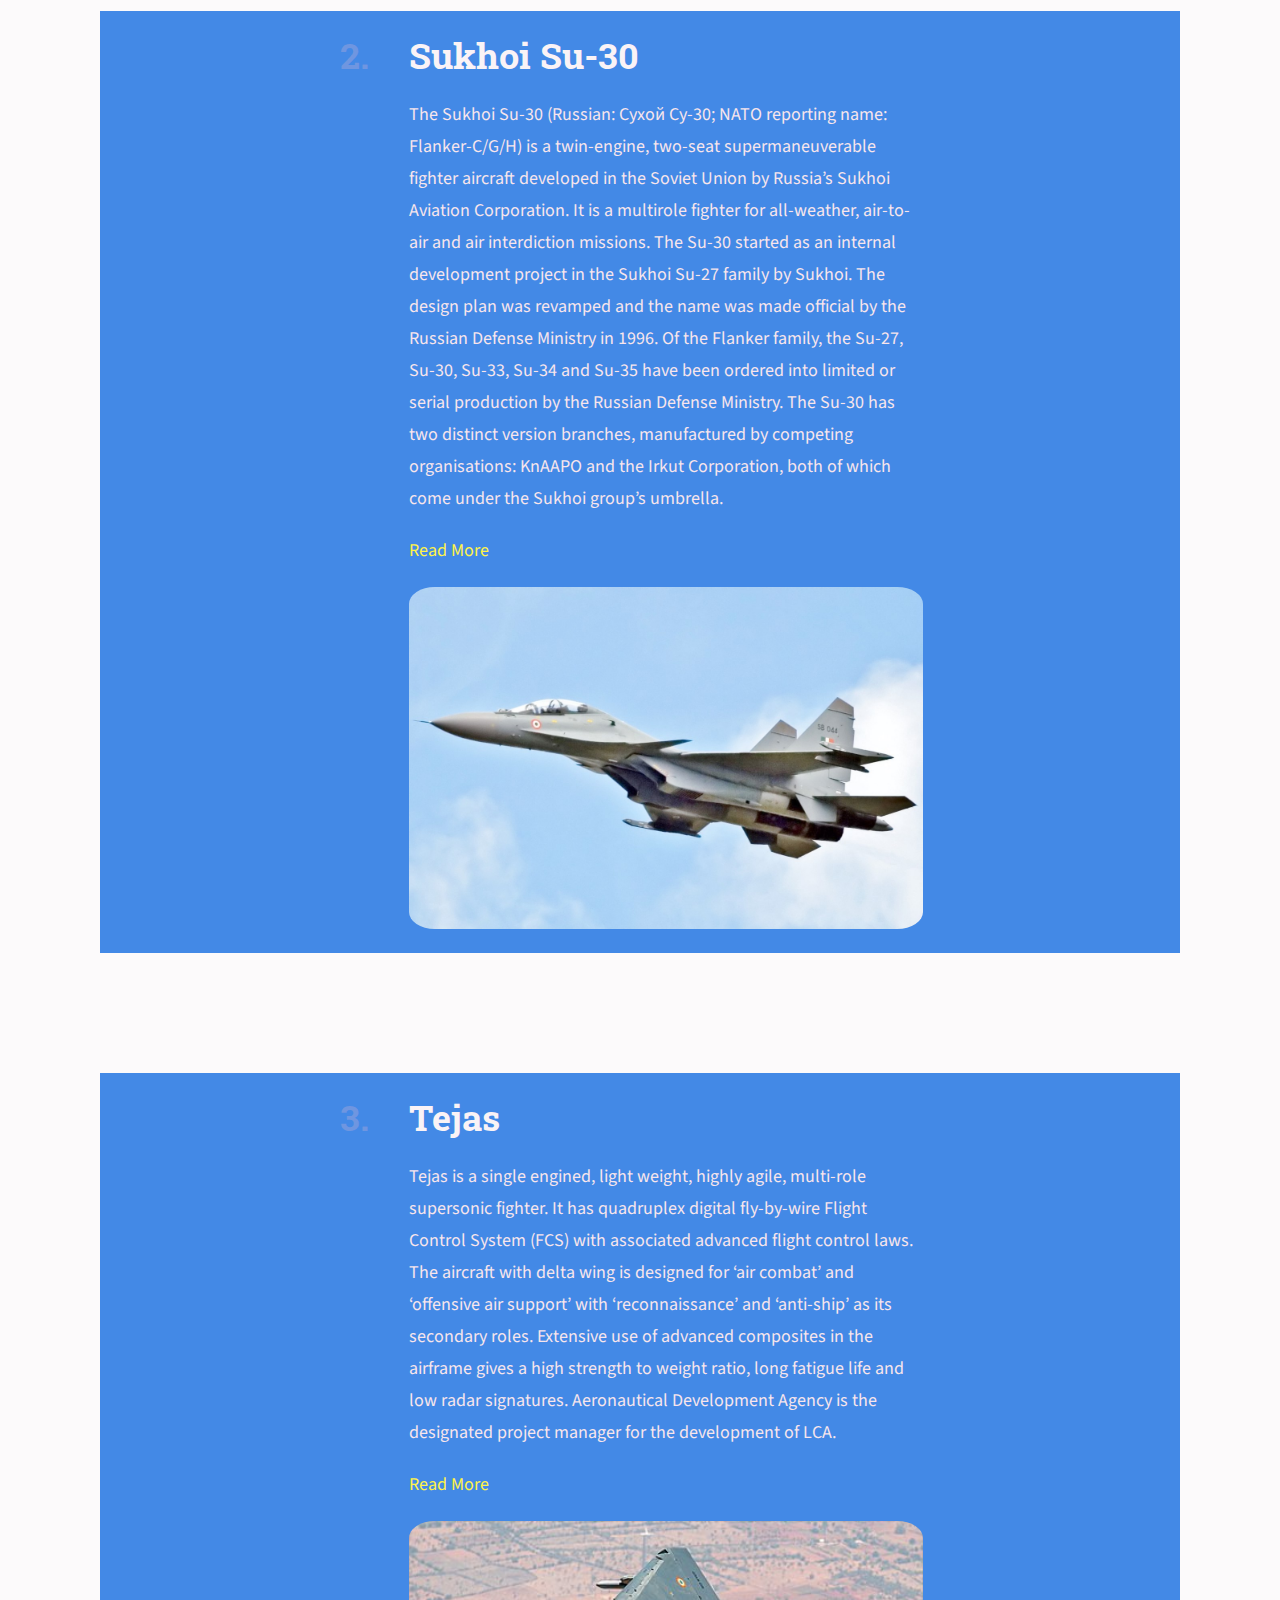
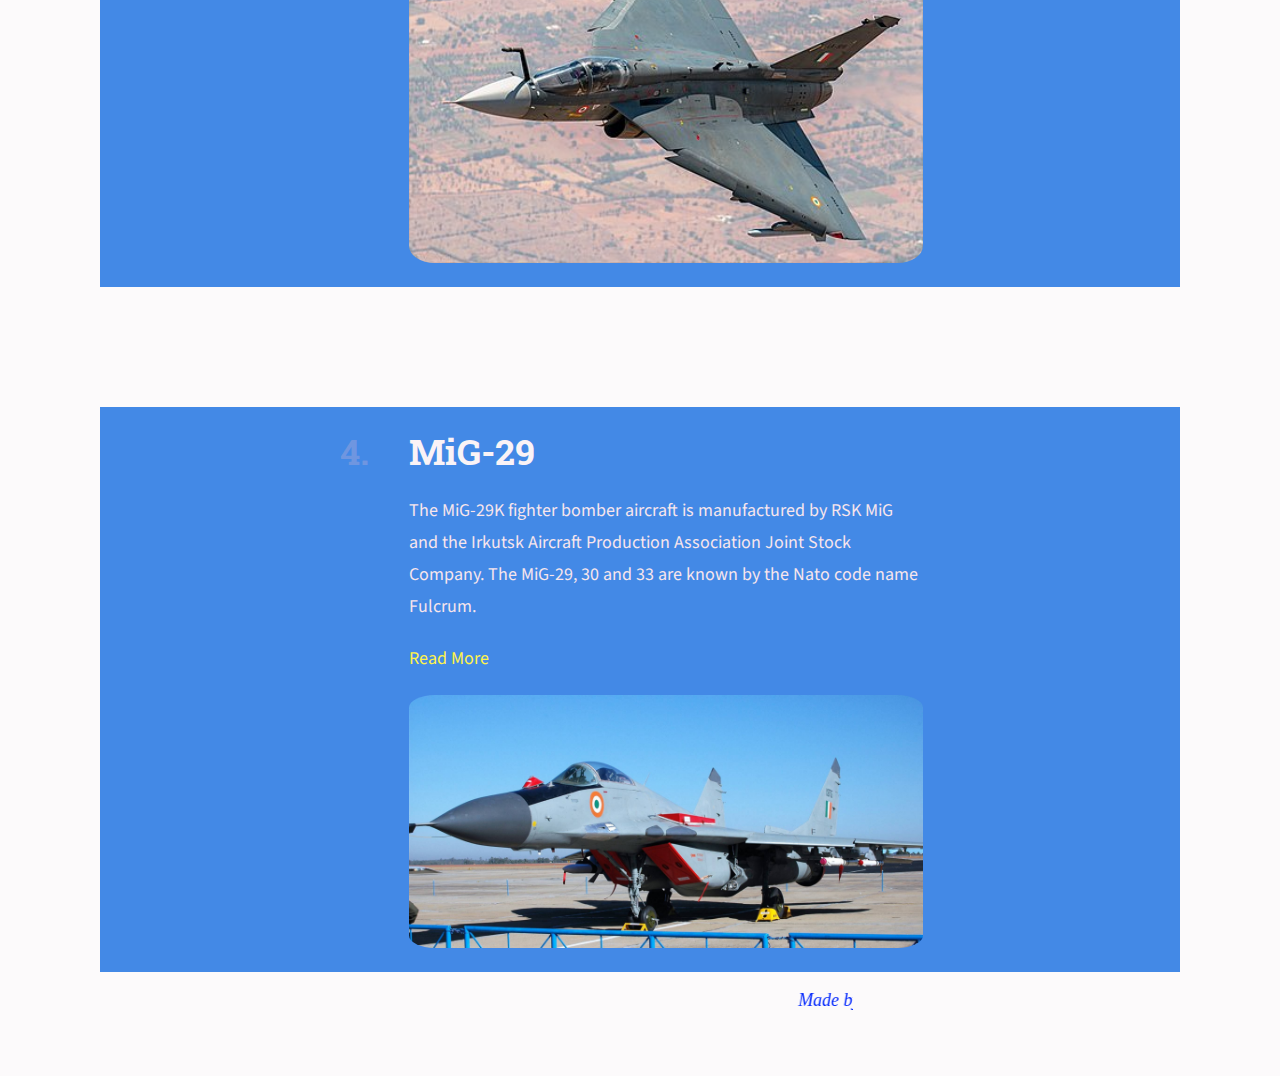
<file: Practical2/my-list.html>
<!DOCTYPE html>
<html>
    <head>
        <meta charset = "utf-8">
        <title>Combat Aircraft's </title>
        <link rel="icon" type="image/png" href="images/author.jpg" sizes="32x32" />
        <link rel="icon" type="image/png" href="images/author.jpg" sizes="16x16" />
        <link href="https://fonts.googleapis.com/css?family=Source+Sans+Pro|Roboto+Slab" rel="stylesheet">
        <link rel="stylesheet" href="my-list.css">    
    </head>
    <body>
        <header>
            <div id="heading" style="color: rgb(249, 249, 255);">
                <p><strong>Indian Air Force: Combat Aircraft's</strong></p>
            </div>
            <img id="author-pic" src="images/author.jpg">
            <div id = "profile">
                <br>
                <div id="author">Tarun</div>
                <div id="date">Last updated Feb 27, 2022</div><hr>
            </div>
        </header>
        <section>
        <div id = "Listicle">
            <div id="flex-container">
                <div class="ListNumber">1.</div>
                <div id="Flex-Content">
                  <div class="List-Heading">RAFALE
                    <br><em></em>
                  </div>
                  <div class="space_20px"></div>
                  <div class="List-Body">
                    The Rafale is a twin-jet fighter aircraft able to operate from both an aircraft carrier and a shore base. The fully versatile Rafale is able to carry out all combat aviation missions: air superiority and air defense, close air support, in-depth strikes, reconnaissance, anti-ship strikes and nuclear deterrence. The Rafale entered service with the French Navy in 2004 and with the French Air Force in 2006. With more than 30,000 flight hours in operations, it has proven its worth in combat in Afghanistan, Libya, Mali, Iraq and Syria. The Rafale was ordered by Egypt, Qatar and India.
                    <div class="space_20px"></div>
                    <a href ="https://www.dassault-aviation.com/en/defense/rafale/">
                    Read More
                    </a>  
                  </div>
                  <div class="space_20px"></div>
                  <img src="./images/1.jpg">
                </div>
            </div>
        <!------------------------------------------------------------------------------------------------------------>
        <div class="space_120px"></div>
        <!------------------------------------------------------------------------------------------------------------>

            <div id="flex-container">
                <div class="ListNumber">2.</div>
                <div id="Flex-Content">
                <div class="List-Heading">Sukhoi Su-30
                <br><em></em>
                </div>
                <div class="space_20px"></div>
                <div class="List-Body">
                    The Sukhoi Su-30 (Russian: Сухой Су-30; NATO reporting name: Flanker-C/G/H) is a twin-engine, two-seat supermaneuverable fighter aircraft developed in the Soviet Union by Russia’s Sukhoi Aviation Corporation. It is a multirole fighter for all-weather, air-to-air and air interdiction missions.

                    The Su-30 started as an internal development project in the Sukhoi Su-27 family by Sukhoi. The design plan was revamped and the name was made official by the Russian Defense Ministry in 1996. Of the Flanker family, the Su-27, Su-30, Su-33, Su-34 and Su-35 have been ordered into limited or serial production by the Russian Defense Ministry. The Su-30 has two distinct version branches, manufactured by competing organisations: KnAAPO and the Irkut Corporation, both of which come under the Sukhoi group’s umbrella.
                    <div class="space_20px"></div>
                    <a href ="https://hangar.flights/aircraft/sukhoi-su-30/#description">
                        Read More
                    </a>
                </div> 
                <div class="space_20px"></div>
                <img src="./images/2.jpg">
                </div>
            </div>
         <!------------------------------------------------------------------------------------------------------------>
         <div class="space_120px"></div>
        <!------------------------------------------------------------------------------------------------------------>
        
            <div id="flex-container">
                <div class="ListNumber">3.</div>
                <div id="Flex-Content">
                <div class="List-Heading">Tejas
                    <br><em></em>
                </div>
                <div class="space_20px"></div>
                <div class="List-Body">
                    Tejas is a single engined, light weight, highly agile, multi-role supersonic fighter. It has quadruplex digital fly-by-wire Flight Control System (FCS) with associated advanced flight control laws. The aircraft with delta wing is designed for ‘air combat’ and ‘offensive air support’ with ‘reconnaissance’ and ‘anti-ship’ as its secondary roles. Extensive use of advanced composites in the airframe gives a high strength to weight ratio, long fatigue life and low radar signatures. Aeronautical Development Agency is the designated project manager for the development of LCA.
                    <div class="space_20px"></div>
                    <a href ="https://hal-india.co.in/Product_Details.aspx?Mkey=54&lKey=&CKey=20">
                        Read More
                    </a>  
                </div>
                <div class="space_20px"></div>
                <img src="./images/3.jpg">
                </div>
            </div>
           <!------------------------------------------------------------------------------------------------------------>
           <div class="space_120px"></div> 
        <!------------------------------------------------------------------------------------------------------------>
            <div id="flex-container">
                <div class="ListNumber">4.</div>
                <div id="Flex-Content">
                <div class="List-Heading">MiG-29
                    <br><em></em>
                </div>
                <div class="space_20px"></div>
                <div class="List-Body">
                    The MiG-29K fighter bomber aircraft is manufactured by RSK MiG and the Irkutsk Aircraft Production Association Joint Stock Company. The MiG-29, 30 and 33 are known by the Nato code name Fulcrum.
                    <div class="space_20px"></div>
                    <a href ="https://www.airforce-technology.com/projects/mig29/">
                        Read More
                    </a>
                </div>
                <div class="space_20px"></div>
                <img src="./images/4.jpg">
                </div>
            </div>
           <!------------------------------------------------------------------------------------------------------------>
           <!------------------------------------------------------------------------------------------------------------>
           
        </div>
        </section>
        <footer>
            <marquee>
                <p>Made by Tarun, CO20363, CSE 2nd year</p>
            </marquee>
        </footer>
    </body>
</html>
</file>
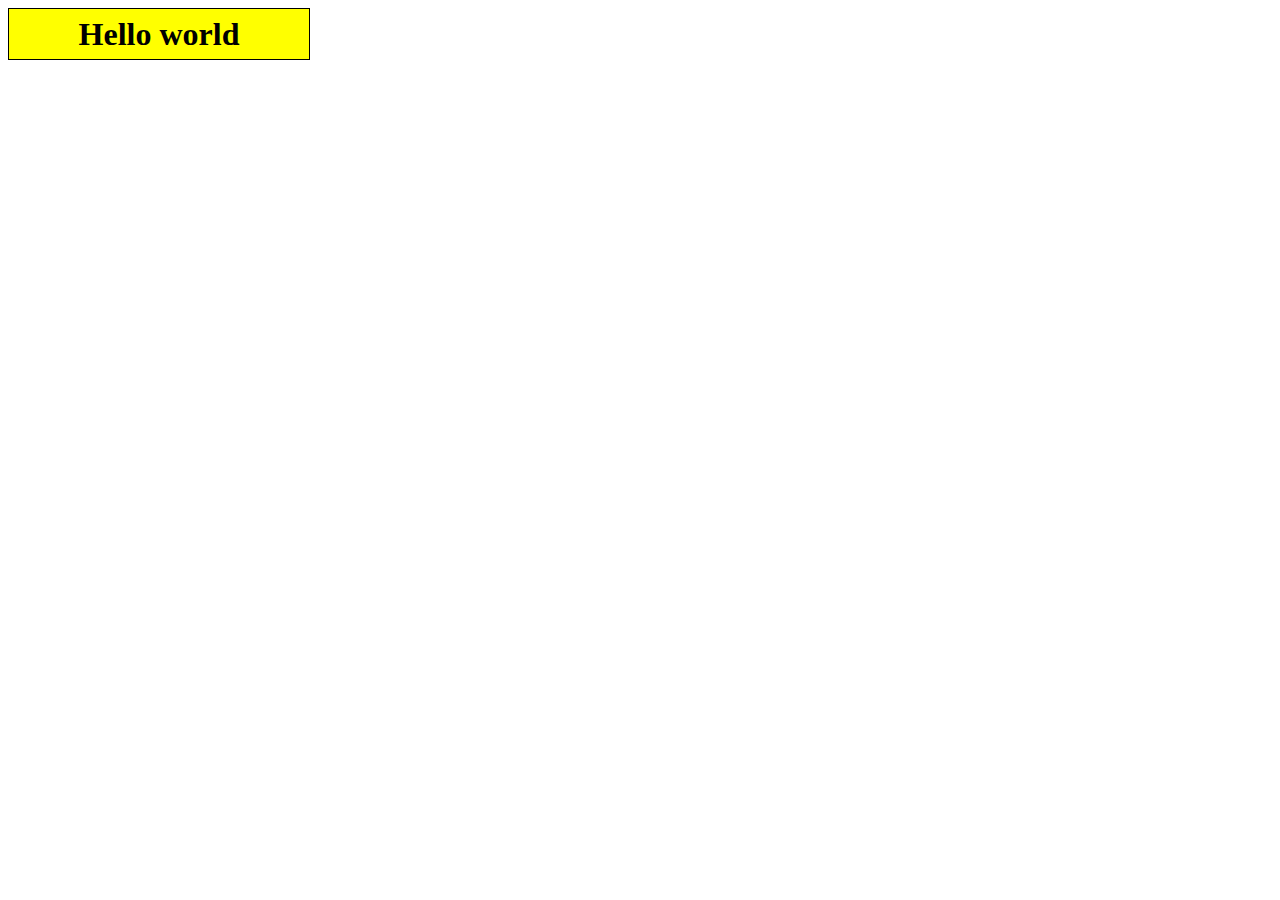
<file: Practical4/exercise1.html>
<!DOCTYPE html>
<html lang="en">
<head>
    <meta charset="UTF-8">
    <title>Exercise #1: Changing text</title>
    <style>
        #mydiv {
            width: 300px;
            height: 50px;
            line-height: 50px;  /* for vertical alignment of text */
            text-align: center;
            border: 1px solid black;
            background-color: yellow;
            font-size: 2em;
            font-weight: bold;
        }
    </style>
    <script>
        function changetext(element, text){
            element.innerHTML = text;
        }
    </script>
</head>
<body>
<div id="mydiv" onmouseover="changetext(this, 'Can I help you?');"  onmouseout="changetext(this, 'Hello world!');">
Hello world</div>
</body>
</html>
</file>
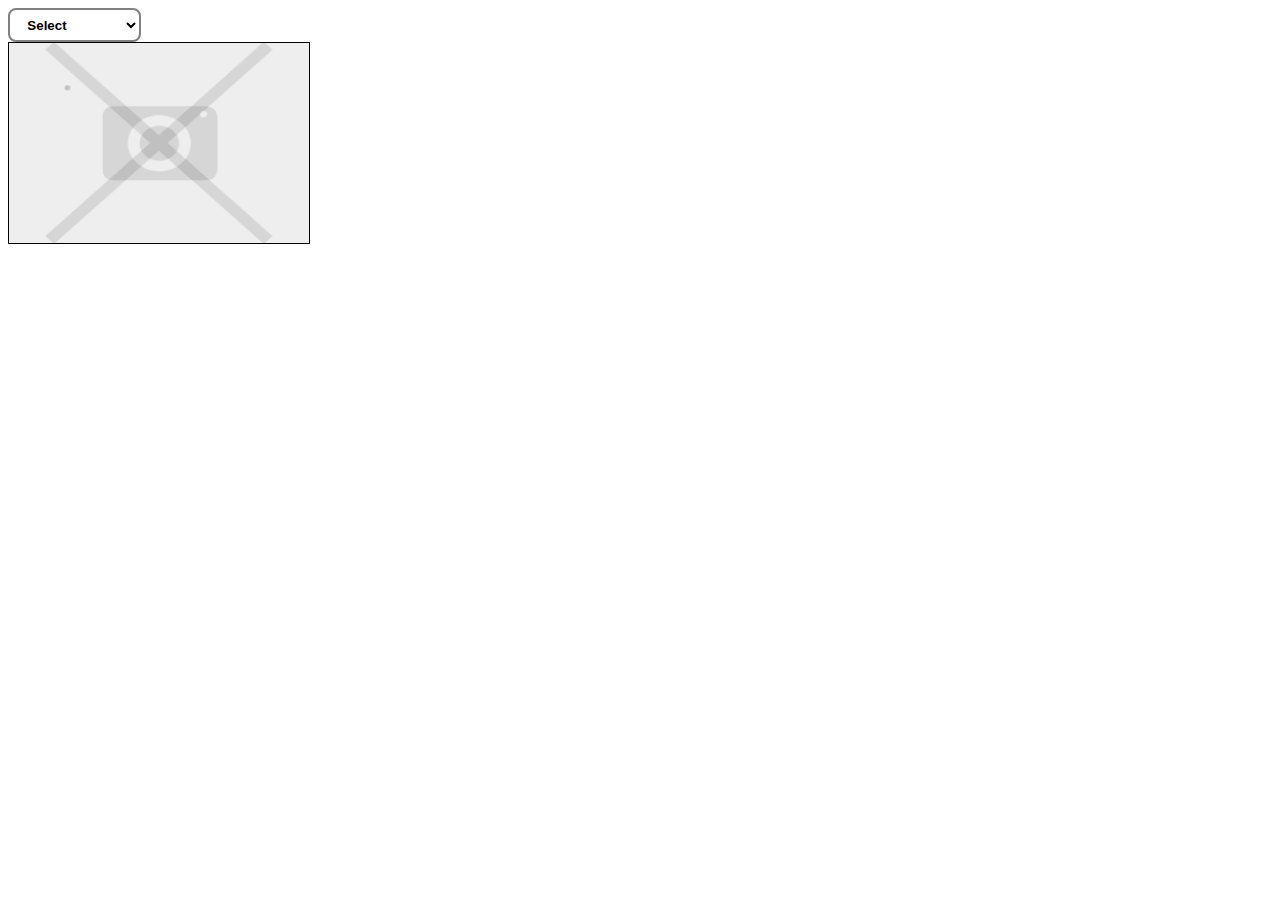
<file: Practical4/exercise3.html>
<!DOCTYPE html>
<html lang="en">
<head>
    <meta charset="UTF-8">
    <title>Exercise #3: Changing images</title>
    <script>
        function changeImage() {
            var s = document.getElementById("country");
            var img = document.getElementById("img");
            img.src = "images/" + s.options[s.selectedIndex].value;
            img.alt = s.options[s.selectedIndex].text;
        }
    </script>
    <style>
      #country{

        background-color: white;
        border: 2px solid grey;
        border-radius: 8px;
        font-weight: bold;
        display: inline-block;
        line-height: 1.5em;
        padding: 0.5em 3.5em 0.5em 1em;
      }
      #country:focus{
        border: 2px solid skyblue;
      }
        #img{
            height: 200px;
            width: 300px;
        }
    </style>
</head>
<body>
<form name="form" >
    <select name="country" id="country" onchange="changeImage();" >
        <option value="no_image.png">Select</option>
        <option value="Norway.png">Norway</option>
        <option value="India.png">India</option>
    </select>
</form>
<img id="img" src="images/no_image.png" style="border: 1px solid black" alt="No image selected"/>
</body>
</html>
</file>
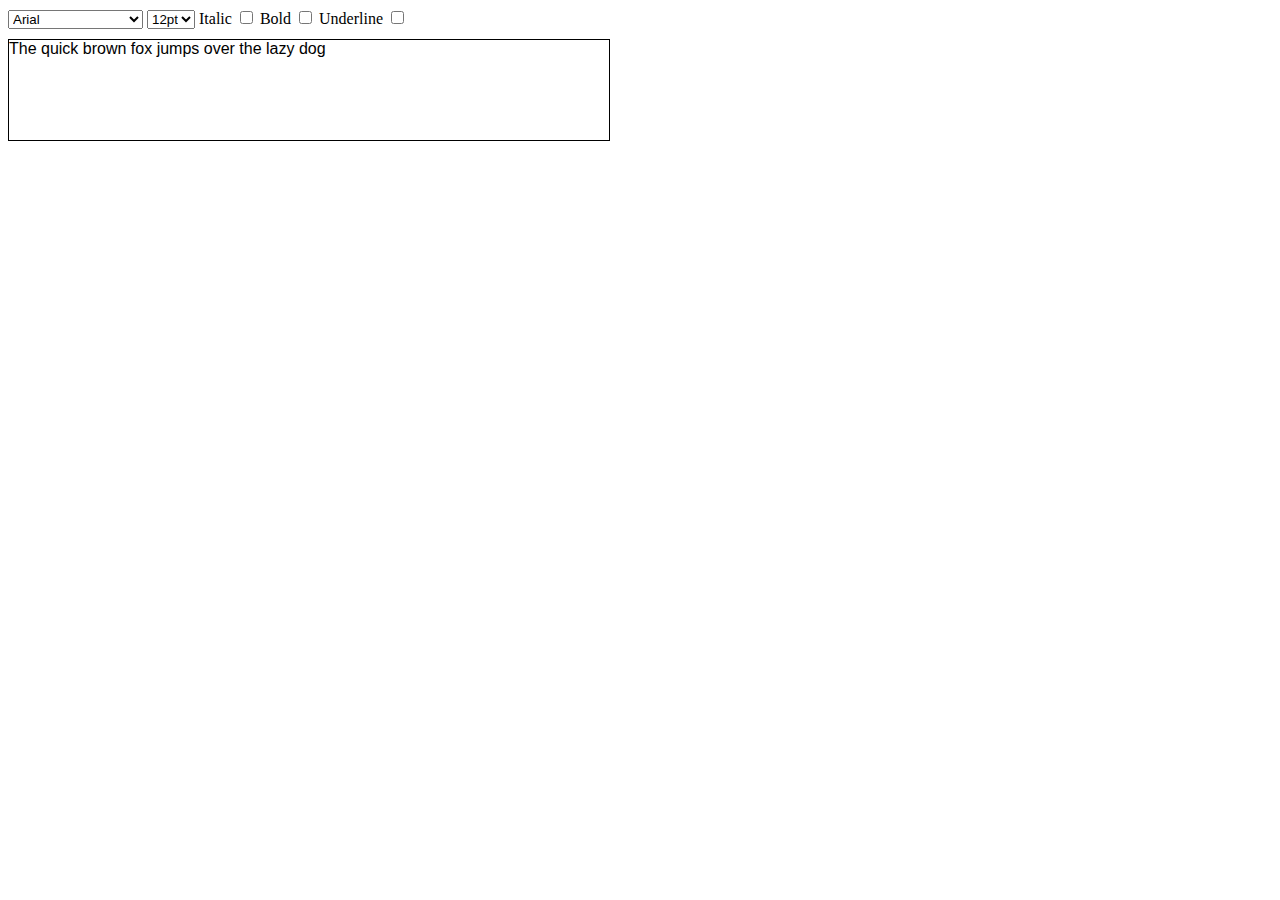
<file: Practical4/exercise4.html>
<!DOCTYPE html>
<html lang="en">
<head>
    <meta charset="UTF-8">
    <title>Exercise #4: Formatting text</title>
    <style>
        div {
            width: 600px;
            height: 100px;
            border: 1px solid black;
            margin-top: 10px;
            /* default options */
            font-family: Arial;
            font-size: 12pt;
        }
    </style>
    <script>
        function changefont_family(){
            var text = document.getElementById("text");
            var f = document.getElementById("font_family");
            text.style.fontFamily=f.value;
        }
        function changefont_size(){
            var text = document.getElementById("text");
            var s = document.getElementById("font_size");
            text.style.fontSize = s.value;
        }
        function changefont_italic(){
            var text = document.getElementById("text");
            var i = document.getElementById("font_italic").checked;//to se ig option selected or not
            text.style.fontStyle = (i ? "italic" : "normal");
        }
        function changefont_bold() {
            var text = document.getElementById("text");
            var b = document.getElementById("font_bold").checked;
            text.style.fontWeight = (b ? "bold" : "normal");
        }
        function changefont_underline() {
            var text = document.getElementById("text");
            var u = document.getElementById("font_underline").checked;
            text.style.textDecoration = (u ? "underline" : "none");
        }
    </script>
</head>
<body>
<form name="form">
    <select name="font_family" id="font_family" onchange="changefont_family();">
        <option value="Arial" selected>Arial</option>
        <option value="Verdana">Verdana</option>
        <option value="Helvetica">Helvetica</option>
        <option value="Times New Roman">Times New Roman</option>
        <option value="Courier New">Courier New</option>
    </select>
    <select name="font_size" id="font_size" onchange="changefont_size();">
        <option value="8pt">8pt</option>
        <option value="10pt">10pt</option>
        <option value="12pt" selected>12pt</option>
        <option value="14pt">14pt</option>
        <option value="30t">16pt</option>
    </select>
    <label>Italic <input type="checkbox" name="font_italic" id="font_italic" onchange="changefont_italic();"></label>
    <label>Bold <input type="checkbox" name="font_bold" id="font_bold" onchange="changefont_bold();"></label>
    <label>Underline <input type="checkbox" name="font_underline" id="font_underline" onchange="changefont_underline();"></label>
</form>

<div id="text">The quick brown fox jumps over the lazy dog</div>
</body>
</html>
</file>
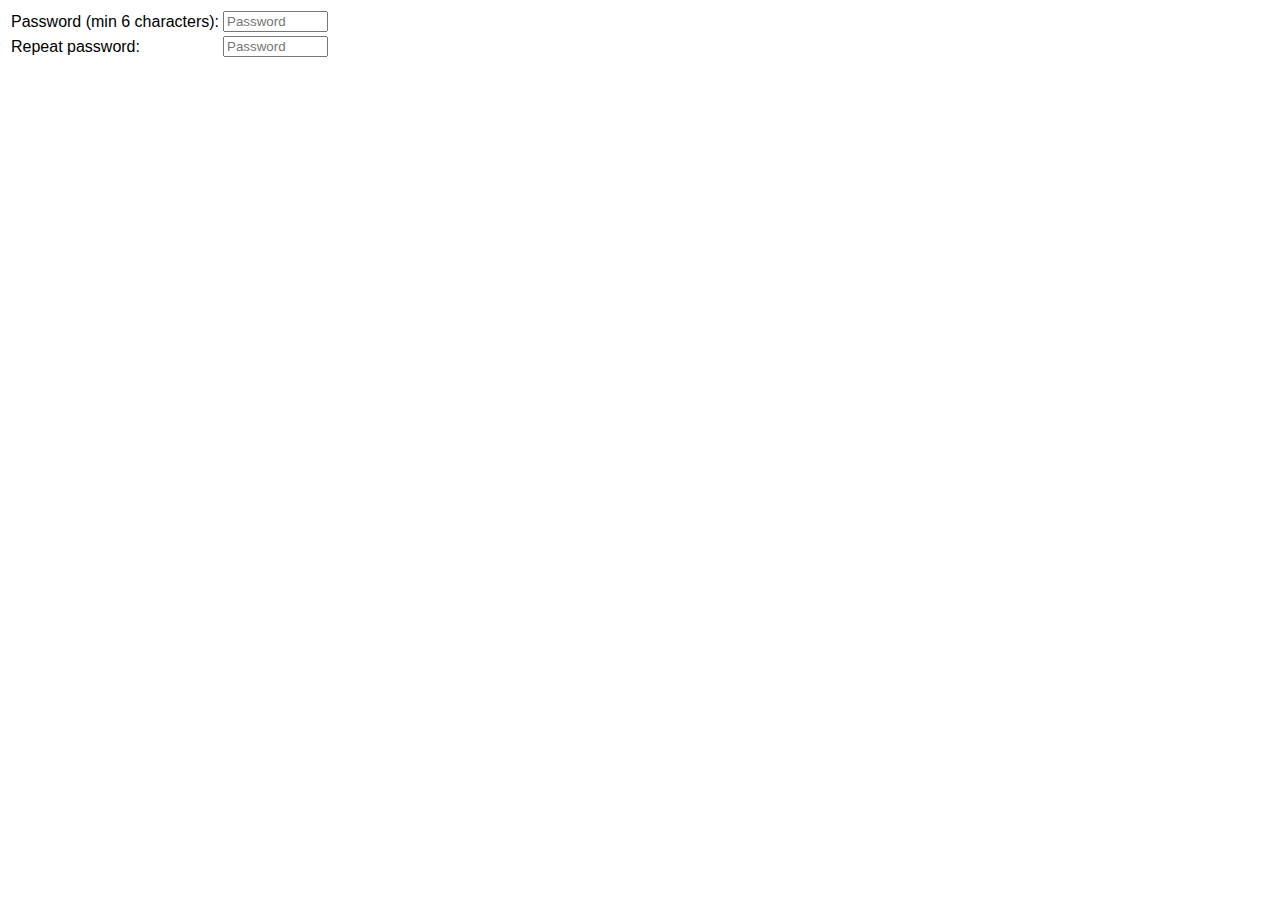
<file: Practical4/exercise5.html>
<!DOCTYPE html>
<html lang="en">
<head>
    <meta charset="UTF-8">
    <title>Exercise #5: Input check</title>
    <style>
        * {
            font-family: Arial, sans-serif;
        }

        .err {
            color: red;
            font-size: 0.7em;
        }
    </style>
    <script>
        /* TODO complete this part */
        function checkpw(){
            var pw1= document.getElementById("password1").value;
            var pw2 = document.getElementById("password2").value;
            var pw1c = document.getElementById("pw1_check");
            var pw2c = document.getElementById("pw2_check");
            var isError = false;
            if(pw1.length>0){
                if(pw1.length < 6){
                    pw1c.innerHTML="Too short"; // display message if llength less than 6
                    isError = true;
                }
                else {
                    pw1c.innerHTML=" ";
                }
                if (pw2.length > 0 && pw1 !== pw2) {
                    pw2c.innerHTML = "the two passwords don't match";
                    isError = true;
                }
                else {
                    pw2c.innerHTML= "";
                }
            }
            else{
                pw1c.innerHTML = " ";
            }
        
            // hide the button if value of is erorr is = true  or no pasword is filled 

            var btn=document.getElementById("submitBtn");

            if (pw1.length > 0 && pw2.length > 0 && !isError) {
                btn.style.display = "";
            }
            else {
                btn.style.display = "none";
            }

        }
       
        window.onload = function () {
            // hide the submit button initially
            document.getElementById("submitBtn").style.display = "none";
        }
    </script>
</head>
<body>

<form name="pw">
    <table>
        <tr>
            <td>Password (min 6 characters):</td>
            <td><input type="password" name="password1" id="password1" size="10" placeholder="Password" onkeyup="checkpw()"></td>
            <td>
                <div id="pw1_check" class="err"></div>
            </td>
        </tr>
        <tr>
            <td>Repeat password:</td>
            <td><input type="password" name="password2" id="password2" size="10" placeholder="Password" onkeyup="checkpw()"></td>
            <td>
                <div id="pw2_check" class="err"></div>
            </td>
        </tr>
    </table>

    <input type="submit" value="Submit" id="submitBtn"/>
</form>

</body>
</html>
</file>
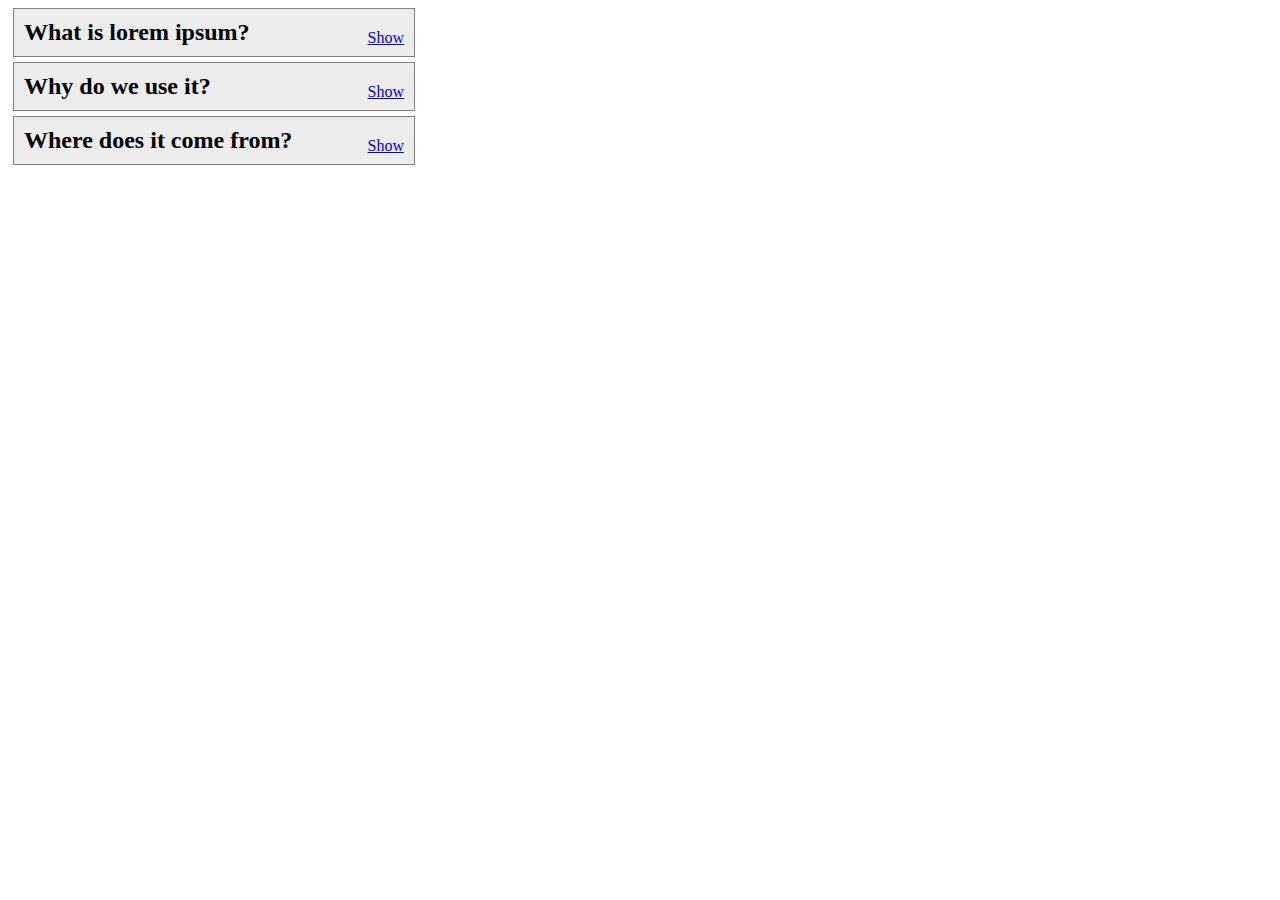
<file: Practical4/exercise6.html>
<!DOCTYPE html>
<html lang="en">
<head>
    <meta charset="UTF-8">
    <title>Exercise #6: Content show/hide</title>
    <style>
        * {
            font-family: Georgia, serif;
        }

        article {
            width: 400px;
            border: 1px solid grey;
            background-color: #ececec;
            position: relative;
            margin: 5px;
        }

        article h2 {
            margin: 0px;
            padding: 10px;
            font-size: 1.5em;
        }

        article .showlink {
            position: absolute;
            right: 10px;
            top: 20px;
        }

        article .text {
            background-color: white;
            padding: 10px;
            font-family: Verdana, sans-serif;
            font-size: 0.9em;
            color: #a9a9a9;
        }
    </style>
    <script>
        function hide(id) {
            var element = document.getElementById(id);
            element.style.display = "none";
        }

        function show(id) {
            var element = document.getElementById(id);
            element.style.display = "";
        }
    </script>
</head>
<body>

<article>
    <h2>What is lorem ipsum?</h2>
    <div id="p1_show" class="showlink"><a href="#" onclick="show('p1_text');hide('p1_show');">Show</a></div>
    <div id="p1_text" class="text"style="display:none">
        <p>Lorem Ipsum is simply dummy text of the printing and typesetting industry. Lorem Ipsum has been the
            industry's standard dummy text ever since the 1500s, when an unknown printer took a galley of type and
            scrambled it to make a type specimen book. It has survived not only five centuries, but also the leap into
            electronic typesetting, remaining essentially unchanged. It was popularised in the 1960s with the release of
            Letraset sheets containing Lorem Ipsum passages, and more recently with desktop publishing software like
            Aldus PageMaker including versions of Lorem Ipsum.</p>
        <p><a href="#" onclick="show('p1_show');hide('p1_text');">Hide</a></p>
    </div>
</article>

<article>
    <h2>Why do we use it?</h2>
    <div id="p2_show" class="showlink"><a href="#" onclick="show('p2_text');hide('p2_show');">Show</a></div>
    <div id="p2_text" class="text" style="display:none">
        <p>It is a long established fact that a reader will be distracted by the readable content of a page when looking
            at its layout. The point of using Lorem Ipsum is that it has a more-or-less normal distribution of letters,
            as opposed to using 'Content here, content here', making it look like readable English. Many desktop
            publishing packages and web page editors now use Lorem Ipsum as their default model text, and a search for
            'lorem ipsum' will uncover many web sites still in their infancy. Various versions have evolved over the
            years, sometimes by accident, sometimes on purpose (injected humour and the like).</p>
        <p><a href="#" onclick="show('p2_show');hide('p2_text');">Hide</a></p>
    </div>
</article>

<article>
    <h2>Where does it come from?</h2>
    <div id="p3_show" class="showlink"><a href="#" onclick="show('p3_text');hide('p3_show');">Show</a></div>
    <div id="p3_text" class="text" style="display:none">
        <p>Contrary to popular belief, Lorem Ipsum is not simply random text. It has roots in a piece of classical Latin
            literature from 45 BC, making it over 2000 years old. Richard McClintock, a Latin professor at
            Hampden-Sydney College in Virginia, looked up one of the more obscure Latin words, consectetur, from a Lorem
            Ipsum passage, and going through the cites of the word in classical literature, discovered the undoubtable
            source. Lorem Ipsum comes from sections 1.10.32 and 1.10.33 of "de Finibus Bonorum et Malorum" (The Extremes
            of Good and Evil) by Cicero, written in 45 BC. This book is a treatise on the theory of ethics, very popular
            during the Renaissance. The first line of Lorem Ipsum, "Lorem ipsum dolor sit amet..", comes from a line in
            section 1.10.32.</p>
        <p>The standard chunk of Lorem Ipsum used since the 1500s is reproduced below for those interested. Sections
            1.10.32 and 1.10.33 from "de Finibus Bonorum et Malorum" by Cicero are also reproduced in their exact
            original form, accompanied by English versions from the 1914 translation by H. Rackham.</p>
        <p><a href="#" onclick="show('p3_show');hide('p3_text');">Hide</a></p>
    </div>
</article>

</body>
</html>
</file>
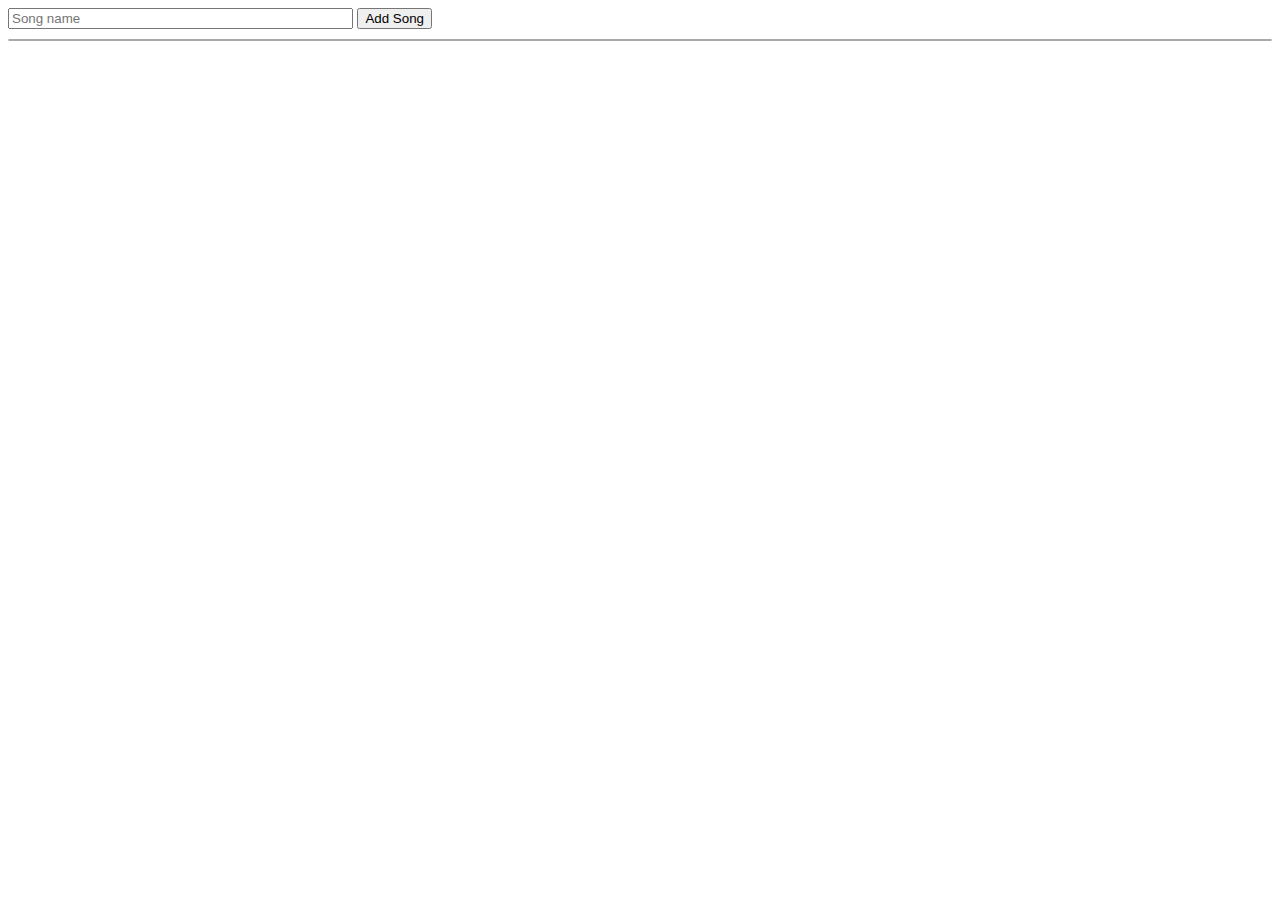
<file: Practical4/exercise7.html>
<!DOCTYPE html>
<html lang="en">
<head>
    <meta charset="UTF-8">
    <title>Exercise #7: Simple playlist</title>
    <link rel="stylesheet" href="exercise7.css">
    <script>
        /* TODO this is for you to complete */
        function addsongtolist(){
            var songinput = document.getElementById("songTextInput");
            var songname = songinput.value;
            if (songname == ""){
                alert("Please Enter the name of the song");
            }
            else {

                var li = document.createElement("li");
                li.innerHTML = songname;
                var ul = document.getElementById("playlist");
                ul.appendChild(li);

            }
        }
        window.onload =function (){
            var btn = document.getElementById("addButton");
            btn.onclick = addsongtolist;     
        }
             

    </script>
</head>
<body>

<form>
    <input type="text" id="songTextInput" size="40" placeholder="Song name">
    <input type="button" id="addButton" value="Add Song">
</form>

<ul id="playlist">
</ul>

</body>
</html>
</file>
<file: Practical6/provided-style.css>
/**

  NOTE TO STUDENT:
  Please do not modify this file!

  Please add your CSS to style.css instead: This will help to grade your
  work because your style edits are all in one place.

**/

article {
  margin: auto;
  width: 700px;
}

#author {
  font-size: 14px;
}

body {
  color: #222222;
  font-family: 'Proxima Nova', 'Helvetica', 'Arial', sans-serif;
  font-size: 18px;
  margin: 0;
}

h1 {
  font-size: 42px;
  margin: 18px 0;
}

header h1 {
  font-size: 32px;
}

header {
  display: flex;
  border-bottom: 1px solid #cccccc;
  height: 80px;
}

header div,
header h1 {
  display: flex;
  flex-grow: 1;
}

header div,
header div span,
header h1 {
  display: flex;
  align-content: space-between;
  align-items: center;
}

header div {
  justify-content: flex-end;
}

header div span {
  display: flex;
  align-items: center;
  justify-content: center;
  border-radius: 100%;
  background-color: #ffee00;
  height: 50px;
  width: 50px;
  font-weight: bold;
  margin: 0 3px;
  transform: rotate(-30deg);
}

header h1 {
  color: #ee3322;
  font-family: 'Helvetica', sans-serif;
  justify-content: flex-start;
  margin: 0;
}

.choice-grid img.checkbox {
  margin-top: 5px;
  height: 20px;
  width: 20px;
}

p {
  margin: 18px 0;
}

.question-name {
  align-items: center;
  background-image: url('./images/background.gif');
  display: flex;
  height: 425px;
  justify-content: center;
  margin-bottom: 20px;
  text-align: center;
  width: 100%;
}

.question-name h1 {
  background-color: rgba(255,255,255, 0.9);
  color: black;
  font-family: 'Pangolin', 'Trebuchet MS', cursive;
  font-size: 60px;
  padding: 10px;
  max-width: 75%;
}
</file>
<file: Practical6/style.css>
/* TODO(you): Write the CSS to finish the assignment! */

.choice-grid {
    display: flex;
    flex-wrap: wrap;
    width: 100%;
}

.choice-grid div{
    width: 32.5%;
    margin-bottom: 10px;
    margin-top: 10px;
    margin-right: 5px;
    background-color: #f4f4f4;
    border: 1px solid #dcdcdc;
    padding: 10px;
    box-sizing: border-box;
}

.choice-grid div img {
    width: 100%;
}

.checkbox {
    height: 20px;
    width: 20px;
}

.result{
    margin-top: 40px;
    margin-bottom: 20px;
    padding: 20px;
    display: none;
}

#restart-quiz{
    width: 100%;
    height: 50px;
    background-color: #cecece;
}

#restart-quiz:hover {
    background-color: #e0e0e0;
}

@media (max-width: 700px) {
    article{
        width: 95%;
    }

    header div{
        display: none;
    }
}

 @media (max-width: 500px) {
     .choice-grid div{
         width: 49%;
     }

     header div{
        display: none;
    }
 }
</file>
<file: Practical7/style.css>
/**
 * This style is provided by the course staff. Please do not modify this file!
 * Please add your additional stying to  `musicbox-style.css` instead.
 **/

body {
  font-family: 'Open Sans', sans-serif;
  margin: 0;
}

#menu {
  display: flex;
  flex-direction: column;
  justify-content: center;
  align-items: center;

  height: 100vh;
  width: 100vw;
}

#menu {
  font-size: 1.5em;
  text-align: center;
}

#menu fieldset {
  border: 0;
  margin: 0;
  padding: 0;
  width: 90%;
  max-width: 700px;
}

#menu h1 {
  margin: 0;
}

#menu h2 {
  font-size: 1.25em;
  font-weight: normal;
  margin: 0.5em 0;
}

#menu input[type=submit] {
  margin-top: 1em;
}

#menu input, #menu select {
  border: 0;
  box-sizing: border-box;
  font-size: 24px;
  height: 2em;
}

#menu input[type=text], #menu select {
  width: 100%;
}

#menu input:focus, #menu select:focus {
  outline: none;
}

#menu input[type=submit] {
  background-color: #e0e0e0;
  border: 0;
  width: 100%;
  max-width: 180px;
}

#menu input[type=text]:focus {
  border-bottom: 2px solid black;
}

#menu input[type=text] {
  background-color: white;
  border-bottom: 2px solid #e2e2e2;
}

#menu select {
  background-color: #ddfff8;
}

#menu .submit-button {
  text-align: center;
}

.inactive {
  display: none !important;
}
</file>
<file: Practical7/musicbox-style.css>
#audio-player {
    display: flex;
    flex-direction: column;
    height: 100vh;
}

.gif {
    flex-grow: 1;
    background-size: cover;
    background-position: center center;
    background-repeat: no-repeat;
    font-size: 50px;
    color: red;
}

.show {
    z-index: 2;
}

.container {
    height: inherit;
    position: relative;
}

.first {
    position: absolute;
    top: 0;
    right: 0;
    bottom: 0;
    left: 0;
}

.second {
    position: absolute;
    top: 0;
    right: 0;
    bottom: 0;
    left: 0;
}

.footer {
    background-color: purple;
    color: white;
    height: 70px;
    display: flex;
    justify-content: center;
    align-items: center;
}

.button {
    width: 60px;
    height: 60px;
}

.pause {
    background-image: url(images/pause.png);
    background-size: cover;
}

.play {
    background-image: url(images/play.png);
    background-size: cover;
}
</file>
<file: Practical2/listicle.css>
body{
    margin: 0;
  }

#heading{
    background-image: url(images/header.jpg);
	height: 500px;
	width: 100%;
    display:flex;
	background-size: cover;
    background-position: top;
	background-image: linear-gradient(rgba(0, 0, 0, .3), rgba(0, 0, 0, .3)), url(images/header.jpg);
	
}
#heading p
{
	width: 780px;
	font-size: 36px;
    font : 'Roboto Slab', serif;
	text-align: center;
	margin-left: auto;
	margin-right: auto;
	position: relative;
	top: 40%;
}
#heading span{
    color:white;
}
#author-pic{
	display: block;
	margin: -50px auto;
	width: 100px;
	border-radius: 100%;
	border: 1px white;
}
#profile{
    font-family: 'Source Sans Pro', sans-serif;
	font-size: 18px;
	line-height: 24px;
	color: rgb(51, 51, 51);
	margin: 50px;
	text-align: center;
}
#author{
    font-weight: bold;
}
#date{
    font-style: italic; 
}
hr{
    size : 2px;
    border-style: solid;
    color: #e6e6e6;
    width : 200px;
    margin-top:10px;
    margin-bottom:60px;
}
section{
  display: flex;
  justify-content: center;
  align-items: center;
  flex-direction: column;
}

#flex-container{
	display:flex;
	justify-content:flex-strat;
}
.ListNumber{
	color:rgba(0, 0, 0, 0.25);
	font-family:'Roboto Slab',serif;
	font-size:36px;
	font-weight:bold;
	margin-left:240px;
	padding-right:40px;
	
}
#Flex-Content{
    flex:50%;
}
.List-Heading{
	font-family:'Roboto Slab',serif;
	font-size:36px;
	font-weight:bold;
	color:rgb(51, 51, 51);
    width:66.67%;
}
a{
	color:#42b4d6;
	text-decoration:none;
}
a:hover{
	text-decoration:underline;
}
.space_20px{
	height:20px;
}
.List-Body{
	font-family:'Source Sans Pro',sans-serif;
	line-height:32px;
	font-size:18px;
	color:rgb(51, 51, 51);
    width:66.67%;	
}
#Flex-Content img{
    width:66.67%;
}
.space_120px{
	height:120px;
}
</file>
<file: Practical2/my-list.css>
body{
    margin: 0;
    background-color: #fcfafb;
  }

#heading{
    background-image: url(images/header1.JPG);
	height: 500px;
	width: 100%;
    display:flex;
	background-size: cover;
    background-position: top;
	background-image: linear-gradient(rgba(0, 0, 0, .3), rgba(0, 0, 0, .3)), url(images/header1.JPG);
	
}
#heading p
{
	width: 780px;
	font-size: 36px;
    font : 'Roboto Slab', serif;
	text-align: center;
	margin-left: auto;
	margin-right: auto;
	position: relative;
	top: 40%;
}

#author-pic{
	display: block;
	margin: -50px auto;
	width: 100px;
    height: 95px;
	border-radius: 100%;
	border: 1px white;
}
#profile{
    font-family: 'Source Sans Pro', sans-serif;
	font-size: 18px;
	line-height: 24px;
    color:rgb(51, 51, 51);
	margin: 50px;
	text-align: center;
}
#author{
    font-weight: bold;
}
#date{
    font-style: italic; 
}
hr{
    size : 2px;
    border-style: solid;
    color: #e6e6e6;
    width : 200px;
    margin-top:10px;
    margin-bottom:60px;
}
section{
  display: flex;
  justify-content: center;
  align-items: center;
  flex-direction: column;
  
}
#Listicle{
    padding-left: 100px;
    padding-right: 100px;
}
#flex-container{
	display:flex;
	justify-content:flex-strat;
    background-color:#4389e6;
    padding-top: 20px;
    padding-bottom: 20px;
    color: rgb(250, 243, 246);
}

.ListNumber{
	color:rgba(245, 189, 208, 0.25);
	font-family:'Roboto Slab',serif;
	font-size:36px;
	font-weight:bold;
	margin-left:240px;
	padding-right:40px;
	
}
#Flex-Content{
    flex:50%;
}
.List-Heading{
	font-family:'Roboto Slab',serif;
	font-size:36px;
	font-weight:bold;
    width:66.67%;
}
a{
	color:#fff349;
	text-decoration:none;
}
a:hover{
	text-decoration:underline;
}
.space_20px{
	height:20px;
}
.List-Body{
	font-family:'Source Sans Pro',sans-serif;
	line-height:32px;
	font-size:18px;
	color: rgb(247, 229, 236);
    width:66.67%;	
}
#Flex-Content img{
    width:66.67%;
    border: #fcfafb;
    border-radius: 5%;
}
.space_120px{
	height:120px;
}
marquee{
    direction: left;
    height:100px;
    width:66.67%;
}
marquee p {
    color: #0026fc;
    font-size: large; 
    font-style: italic;
}
</file>
<file: Practical4/exercise7.css>
body {
    font-family: Arial, sans-serif;
}

ul#playlist {
    border: 1px solid #a9a9a9;
    border-radius: 5px;
    margin-top: 10px;
    padding: 0px;
    list-style-type: none;
}

ul#playlist li {
    border-bottom: 1px solid #a9a9a9;
    padding: 10px;
    background-image: linear-gradient(#f9f9f9, #e3e3e3);
}

ul#playlist li:last-child {
    border-bottom: none;
    border-bottom-right-radius: 5px;
    border-bottom-left-radius: 5px;
}
ul#playlist li:first-child {
    border-top-right-radius: 5px;
    border-top-left-radius: 5px;
}

/* for the second part #7b */
/* added for 7b */
ul#playlist li {
    position: relative;
}

img.delete {
    position: absolute;
    right: 5px;
    top: 5px;
    width: 32px;
}
</file>
